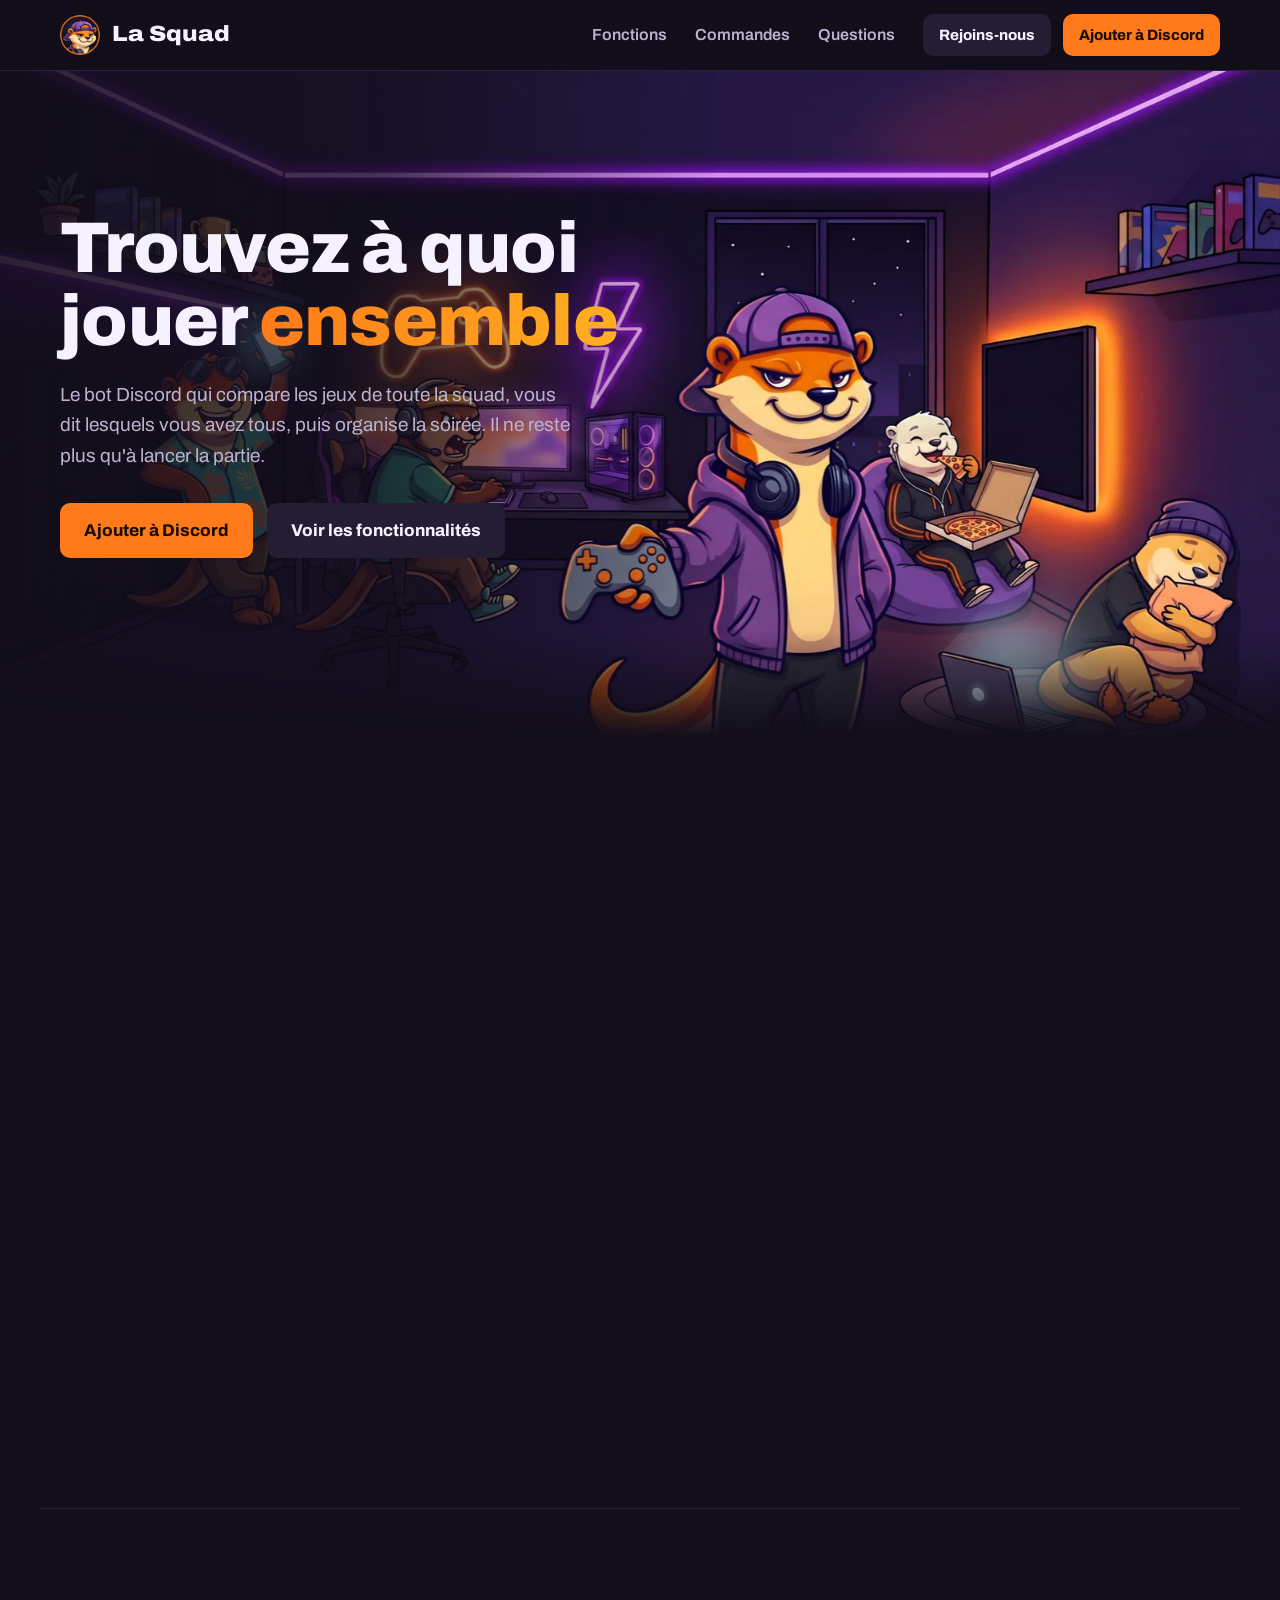
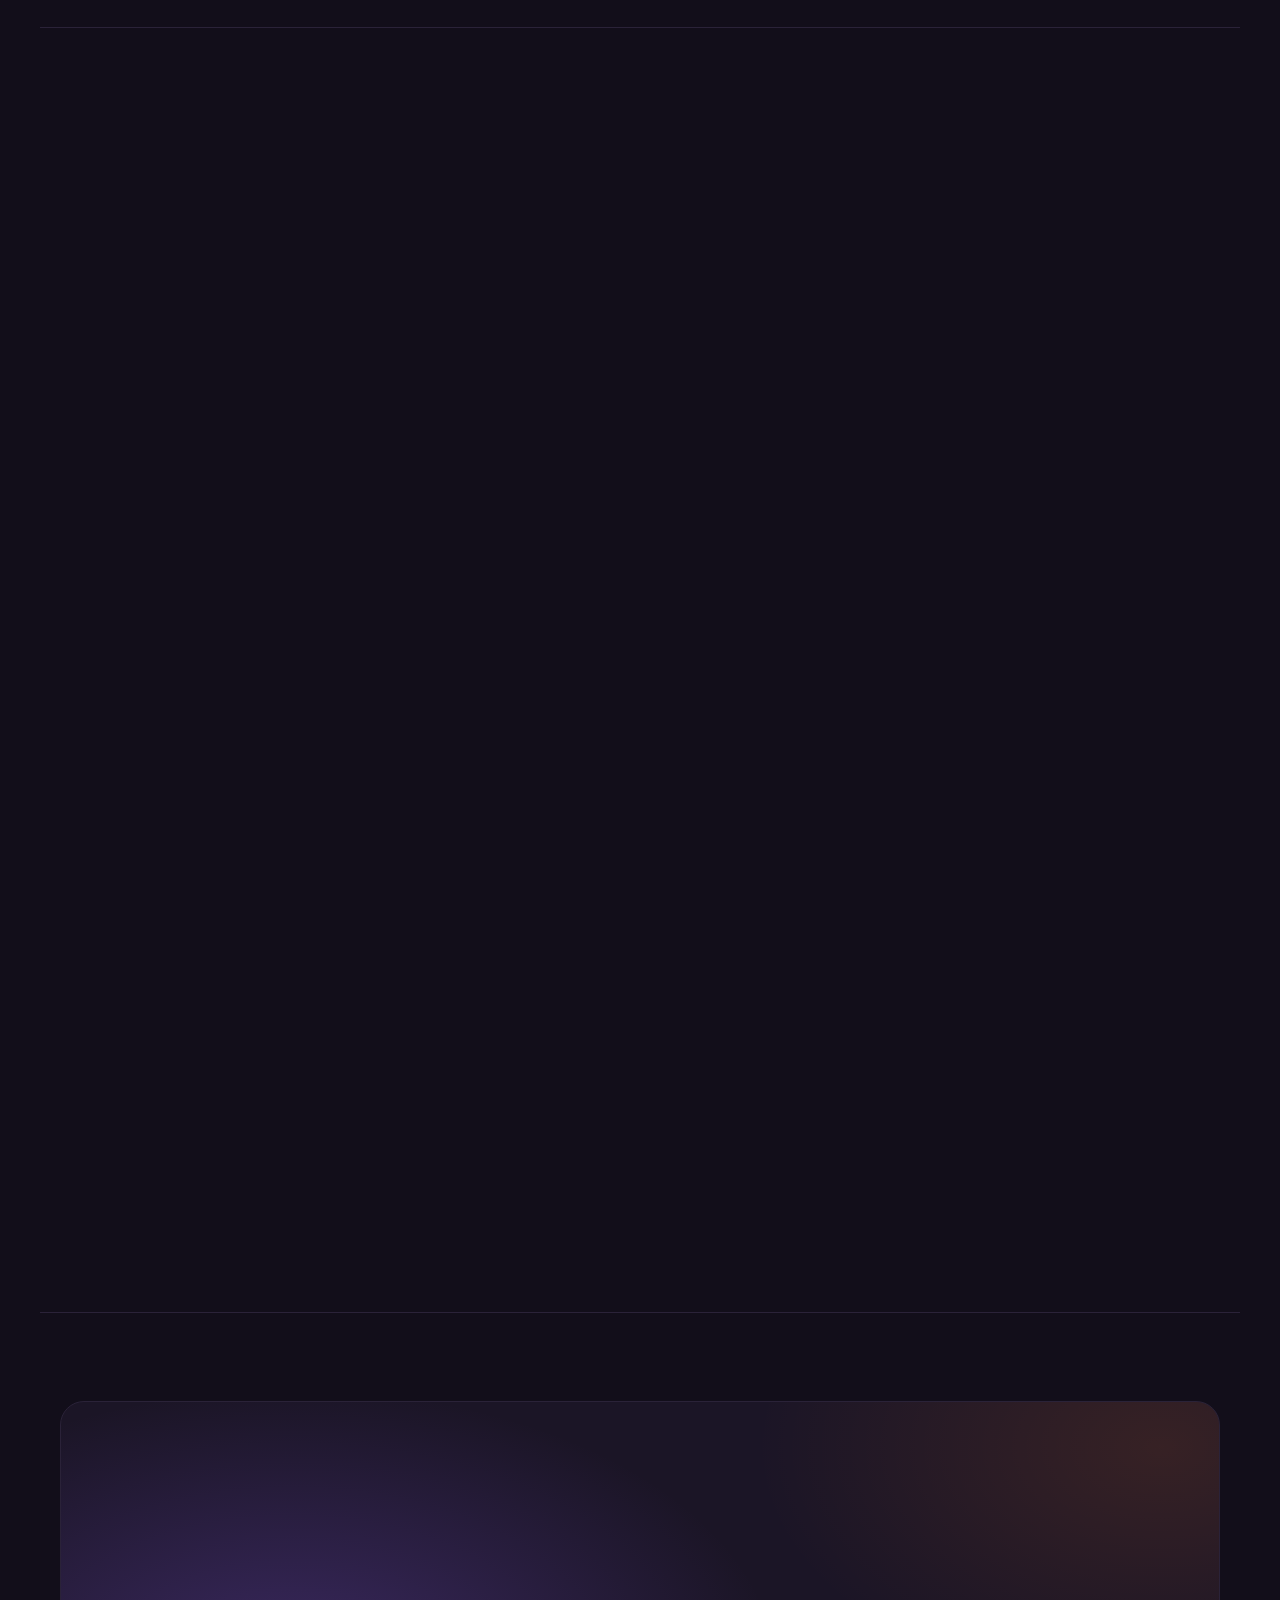
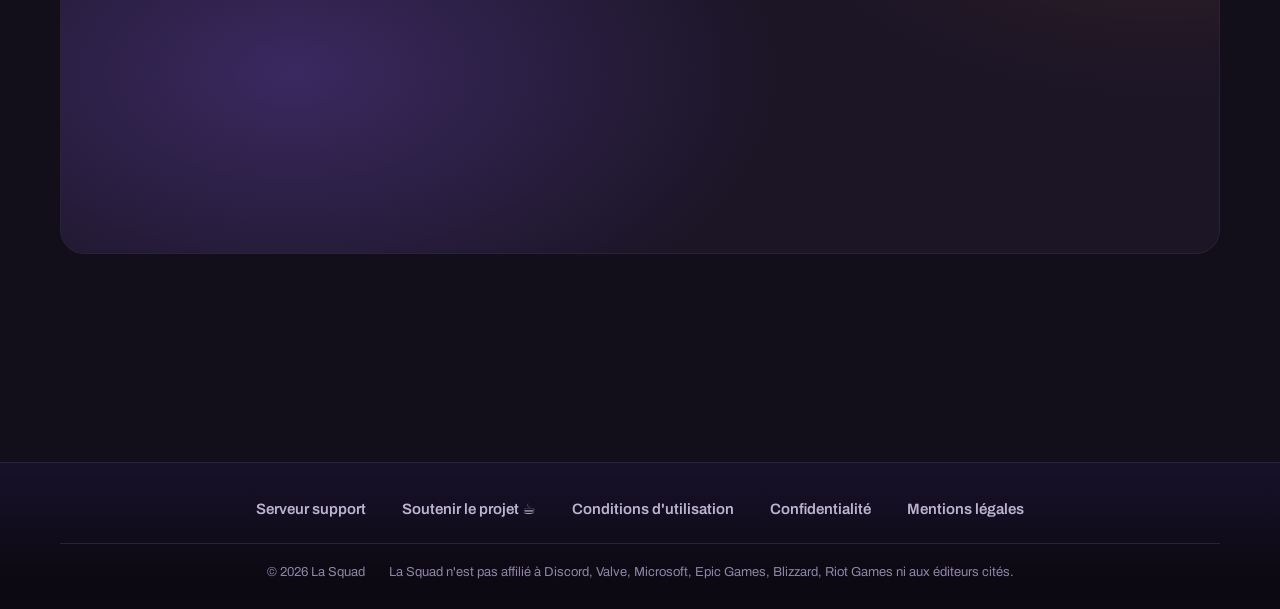
<file: index.html>
<!doctype html>
<html lang="fr">
<head>
  <meta charset="utf-8">
  <meta name="viewport" content="width=device-width, initial-scale=1">
  <title>La Squad · Trouvez à quoi jouer ensemble</title>
  <meta name="description" content="La Squad est un bot Discord en français : il compare les jeux Steam, Game Pass, Epic et Battle.net de tout le salon vocal, organise vos soirées (réponses en un clic, rappels) et prévient la squad des promos.">
  <meta property="og:title" content="La Squad · Trouvez à quoi jouer ensemble">
  <meta property="og:description" content="Le bot Discord qui compare les jeux de toute la squad, puis organise la soirée.">
  <meta property="og:type" content="website">
  <meta property="og:image" content="https://lasquadbot.eu/og-image.png?v=2">
  <meta property="og:image:width" content="1200">
  <meta property="og:image:height" content="630">
  <meta name="twitter:card" content="summary_large_image">

  <meta http-equiv="Content-Security-Policy" content="default-src 'none'; script-src 'self'; style-src 'self'; img-src 'self' data:; font-src 'self'; base-uri 'none'; form-action 'none'">
  <meta name="referrer" content="strict-origin-when-cross-origin">
  <meta name="theme-color" content="#120e1a">
  <link rel="icon" href="favicon.ico" sizes="any">
  <link rel="icon" href="favicon-32.png" type="image/png" sizes="32x32">
  <link rel="apple-touch-icon" href="apple-touch-icon.png">
  <link rel="preload" href="polices/archivo.woff2" as="font" type="font/woff2" crossorigin>
  <link rel="preload" href="loutre/accueil-1600.webp" as="image" imagesrcset="loutre/accueil-1000.webp 1000w, loutre/accueil-1600.webp 1600w, loutre/accueil-2400.webp 2400w, loutre/accueil-2752.webp 2752w" imagesizes="100vw">
  <link rel="stylesheet" href="style.css?v=23">
  <script src="anim.js?v=3"></script>
</head>
<body>

  <header class="top">
    <div class="wrap">
      <a class="logo" href="index.html"><img src="logo-96.png" alt="" width="40" height="40">La Squad</a>
      <nav>
        <a class="hide-mobile" href="#fonctions">Fonctions</a>
        <a class="hide-mobile" href="#commandes">Commandes</a>
        <a class="hide-mobile" href="#questions">Questions</a>
        <a class="btn small ghost join" href="https://discord.gg/kfkbDfQN4k" target="_blank" rel="noopener">Rejoins-nous</a>
        <!-- Remplace l'identifiant si tu changes d'application Discord -->
        <a class="btn small" href="https://discord.com/oauth2/authorize?client_id=1562905950069727302&amp;scope=bot+applications.commands&amp;permissions=19456">Ajouter à Discord</a>
      </nav>
    </div>
  </header>

  <main>
    <section class="hero">
      <img class="hero-bg" src="loutre/accueil-1600.webp" srcset="loutre/accueil-1000.webp 1000w, loutre/accueil-1600.webp 1600w, loutre/accueil-2400.webp 2400w, loutre/accueil-2752.webp 2752w" sizes="100vw" width="1600" height="893" fetchpriority="high" alt="La squad de loutres en pleine soirée jeux : la mascotte tend une manette pour t'inviter à jouer">
      <div class="wrap">
        <div class="hero-txt">
          <h1 class="load">Trouvez à quoi jouer <span class="hl">ensemble</span></h1>
          <p class="load d1">Le bot Discord qui compare les jeux de toute la squad, vous dit lesquels vous avez tous, puis organise la soirée. Il ne reste plus qu'à lancer la partie.</p>
          <div class="actions load d2">
            <a class="btn" href="https://discord.com/oauth2/authorize?client_id=1562905950069727302&amp;scope=bot+applications.commands&amp;permissions=19456">Ajouter à Discord</a>
            <a class="btn ghost" href="#fonctions">Voir les fonctionnalités</a>
          </div>
        </div>
      </div>
    </section>

    <section class="phares">
      <div class="wrap">
        <h2 class="h2 reveal">Les commandes phares</h2>
        <div class="phares-grid">
          <a class="phare star reveal-l" href="#soiree">
            <span class="une">À la une</span>
            <span class="kick"><img class="e" src="emojis/cal.png?v=2" alt="">/soiree</span>
            <h3>Organise la soirée, le bot prévient tout le monde</h3>
            <ul class="checks">
              <li><img class="e" src="emojis/check.png?v=2" alt=""><span>Tes potes reçoivent l'invitation en message privé et répondent en un clic</span></li>
              <li><img class="e" src="emojis/check.png?v=2" alt=""><span>Chacun a son rappel avant le début : 30 min, ou quand il veut</span></li>
              <li><img class="e" src="emojis/check.png?v=2" alt=""><span>L'annonce tombe dans le salon quand ça commence, et tout le monde est prévenu si c'est annulé</span></li>
            </ul>
            <div class="notifs" aria-label="Exemple : les messages privés envoyés par La Squad">
              <div class="notif"><img class="ava" src="logo-96.png" alt=""><div><div class="n-top"><b>La Squad</b><span class="app">APP</span><span class="m">samedi 14:02</span></div><div><img class="e" src="emojis/cal.png?v=2" alt=""> <b>Inès</b> t'invite à une soirée : <b>Valheim</b>, samedi 21 h</div><div class="dbtn"><span><img class="e" src="emojis/check.png?v=2" alt=""> Je viens</span><span><img class="e" src="emojis/maybe.png?v=2" alt=""> Peut-être</span></div></div></div>
              <div class="notif"><img class="ava" src="logo-96.png" alt=""><div><div class="n-top"><b>La Squad</b><span class="app">APP</span><span class="m">samedi 20:30</span></div><div><img class="e" src="emojis/bell.png?v=2" alt=""> Rappel : <b>Valheim</b> commence dans 30 min avec Inès, Théo et Lucas</div></div></div>
            </div>
          </a>
          <div class="phares-side">
            <a class="phare reveal-r" href="#fonctions"><span class="kick"><img class="e" src="emojis/pad.png?v=2" alt="">/nosjeux</span><p>Les jeux que tout le salon vocal possède (ou les potes de ton choix), avec assez de places pour tout le monde.</p><span class="go">Voir →</span></a>
            <a class="phare reveal-r" href="#profil"><span class="kick"><img class="e" src="emojis/target.png?v=2" alt="">/profil</span><p>La carte de chaque joueur : ce qu'il joue, ses comptes, vos jeux en commun.</p><span class="go">Voir →</span></a>
            <a class="phare reveal-r" href="#promos"><span class="kick"><img class="e" src="emojis/gift.png?v=2" alt="">Jeux offerts</span><p>Les jeux offerts et les promos qui vous concernent, chaque jeudi dans ton salon.</p><span class="go">Voir →</span></a>
          </div>
        </div>
      </div>
    </section>

    <section class="block steps-block">
      <div class="wrap">
        <div>
          <h2 class="h2 reveal">Prêt en 3 étapes</h2>
          <ol class="steps">
            <li class="reveal"><h3>Ajoute le bot</h3><p>«&nbsp;Ajouter à Discord&nbsp;», puis choisis ton serveur.</p></li>
            <li class="reveal"><h3>Relie ton Steam</h3><p>Chacun tape <code>/profil</code> et se connecte avec Steam.</p></li>
            <li class="reveal"><h3>Rejoignez le vocal</h3><p>Tapez <code>/nosjeux</code> et choisissez.</p></li>
          </ol>
        </div>
        <img class="steps-otter reveal-l" src="loutre/coucou.webp" alt="" width="340" height="490" loading="lazy">
      </div>
    </section>

    <section class="feat rev squad" id="squad">
      <div class="wrap">
        <div class="txt reveal">
          <span class="kick"><img class="e" src="emojis/people.png?v=2" alt="">Le principe</span>
          <h2>Ta squad, c'est ton vocal</h2>
          <p>Pas de groupe à créer ni de liste à tenir à jour. Quand tu tapes <code>/nosjeux</code>, La Squad regarde qui est avec toi dans le salon vocal : c'est ta squad du soir.</p>
          <ul class="checks">
            <li><img class="e" src="emojis/check.png?v=2" alt=""><span>Chacun relie ses comptes une seule fois avec <code>/profil</code></span></li>
            <li><img class="e" src="emojis/check.png?v=2" alt=""><span>À 3 ce soir, à 6 samedi : le bot ne garde que les jeux avec assez de places pour tout le monde</span></li>
            <li><img class="e" src="emojis/check.png?v=2" alt=""><span>Les jeux qui manquent à un ou deux d'entre vous sont repérés, et le salon est prévenu quand ils sont en promo</span></li>
          </ul>
        </div>
        <div class="visual reveal-l">
<figure class="shot vocal" aria-label="Exemple : quatre potes dans un salon vocal, puis /nosjeux">
<div class="vc-head"><span class="spk"></span>Soirée jeux<span class="m">4 dans le vocal</span></div>
<ul class="vc-list">
<li><span class="ava a1 talk"></span><b>Théo</b><span class="tags">Steam · Game Pass</span></li>
<li><span class="ava a2"></span><b>Inès</b><span class="tags">Steam</span></li>
<li><span class="ava a3"></span><b>Lucas</b><span class="tags">Steam · Epic</span></li>
<li><span class="ava a4"></span><b>Sarah</b><span class="tags">Steam · Battle.net</span></li>
</ul>
<div class="vc-arrow"><span class="slash">/nosjeux</span></div>
<div class="vc-result"><img class="e" src="emojis/pad.png?v=2" alt=""><span><b>7 jeux</b> que vous avez tous les quatre</span></div>
</figure>
          <img class="mascot right" src="loutre/pouf.webp" alt="" width="360" height="403" loading="lazy">
        </div>
      </div>
    </section>

    <div id="fonctions">
    <section class="feat">
      <div class="wrap">
        <div class="txt reveal">
          <span class="kick"><img class="e" src="emojis/pad.png?v=2" alt="">/nosjeux</span>
          <h2>Les jeux que vous avez tous</h2>
          <p>Dans le vocal, tape <code>/nosjeux</code>. Le bot compare les bibliothèques de tout le monde et ne garde que les jeux multijoueurs avec assez de places pour la squad.</p>
          <ul class="checks">
            <li><img class="e" src="emojis/check.png?v=2" alt=""><span>Les jeux que vous jouez le plus passent en premier</span></li>
            <li><img class="e" src="emojis/check.png?v=2" alt=""><span>Des filtres : coop, PvP, gratuits…</span></li>
            <li><img class="e" src="emojis/check.png?v=2" alt=""><span>Un tirage au sort quand personne ne se décide</span></li>
          </ul>
        </div>
        <div class="visual reveal-r">
<figure class="shot pic"><img src="captures/nosjeux.webp" alt="Réponse de La Squad à /nosjeux : Stardew Valley, un des 71 jeux en commun" width="955" height="1104" loading="lazy"></figure>
          <img class="mascot left" src="loutre/manette.webp" alt="" width="320" height="476" loading="lazy">
        </div>
      </div>
    </section>

    <section class="feat rev" id="soiree">
      <div class="wrap">
        <div class="txt reveal">
          <span class="kick"><img class="e" src="emojis/cal.png?v=2" alt="">/soiree</span>
          <h2>Une soirée organisée en un message</h2>
          <p>Un jeu, une heure, le nombre de places. Chacun répond en un clic et le bot s'occupe du reste.</p>
          <ul class="checks">
            <li><img class="e" src="emojis/check.png?v=2" alt=""><span>Les potes absents sont invités en message privé</span></li>
            <li><img class="e" src="emojis/check.png?v=2" alt=""><span>Un rappel avant le début</span></li>
            <li><img class="e" src="emojis/check.png?v=2" alt=""><span>Elle peut revenir chaque semaine</span></li>
          </ul>
        </div>
        <div class="visual reveal-l">
<figure class="shot pic"><img src="captures/soiree.webp" alt="Carte d'une soirée 7 Days to Die avec les boutons Je viens, Peut-être, Pas dispo" width="955" height="1065" loading="lazy"><img src="captures/rappel.webp" alt="Rappel en message privé : c'est dans 1 h !" width="786" height="365" loading="lazy"></figure>
          <img class="mascot right" src="loutre/megaphone.webp?v=2" alt="" width="350" height="459" loading="lazy">
        </div>
      </div>
    </section>

    <section class="feat" id="profil">
      <div class="wrap">
        <div class="txt reveal">
          <span class="kick"><img class="e" src="emojis/target.png?v=2" alt="">/profil</span>
          <h2>La carte de chaque joueur</h2>
          <p>À quoi joue un pote en ce moment, ses genres préférés, sa prochaine soirée et vos jeux en commun.</p>
          <ul class="checks">
            <li><img class="e" src="emojis/check.png?v=2" alt=""><span>Steam, Game Pass, Epic, Battle.net, Riot</span></li>
            <li><img class="e" src="emojis/check.png?v=2" alt=""><span>Les jeux prêtés par ta famille Steam comptent</span></li>
            <li><img class="e" src="emojis/check.png?v=2" alt=""><span>Tu choisis ce que les autres voient</span></li>
          </ul>
        </div>
        <div class="visual reveal-r">
<figure class="shot pic"><img src="captures/profil.webp" alt="Carte /profil : comptes, prochaine soirée, meilleur duo et jeux joués" width="955" height="1098" loading="lazy"></figure>
          <img class="mascot left" src="loutre/telephone.webp" alt="" width="400" height="463" loading="lazy">
        </div>
      </div>
    </section>

    <section class="feat rev" id="promos">
      <div class="wrap">
        <div class="txt reveal">
          <span class="kick"><img class="e" src="emojis/gift.png?v=2" alt="">Promos et jeux offerts</span>
          <h2>Les bons plans qui comptent pour vous</h2>
          <p>Quand un jeu qui manque à une partie de la squad baisse, le salon est prévenu. Et toi en message privé pour ta liste de souhaits Steam.</p>
          <ul class="checks">
            <li><img class="e" src="emojis/check.png?v=2" alt=""><span>Les jeux offerts sur Epic, Steam, GOG… chaque jeudi</span></li>
            <li><img class="e" src="emojis/check.png?v=2" alt=""><span>Les admins choisissent le salon</span></li>
            <li><img class="e" src="emojis/check.png?v=2" alt=""><span>Seulement les jeux qui vous concernent</span></li>
          </ul>
        </div>
        <div class="visual reveal-l">
<figure class="shot pic"><img src="captures/promo.webp" alt="Alerte promo : Satisfactory à −50 %" width="797" height="412" loading="lazy"><img src="captures/offerts.webp" alt="Jeux offerts : Knightica gratuit sur Epic" width="830" height="444" loading="lazy"></figure>
          <img class="mascot right" src="loutre/clin.webp" alt="" width="300" height="367" loading="lazy">
        </div>
      </div>
    </section>
    </div>

    <section class="block">
      <div class="wrap">
        <div class="sec-head peek reveal"><h2 class="h2">Et aussi</h2><img class="flip" src="loutre/pizza.webp" alt="" width="240" height="235" loading="lazy"></div>
        <div class="minis">
          <div class="mini reveal"><img class="e" src="emojis/search.png?v=2" alt=""><code>/jeu</code><p>La fiche d'un jeu : description, prix, avis Steam et qui l'a déjà.</p></div>
          <div class="mini reveal"><img class="e" src="emojis/trophy.png?v=2" alt=""><code>/recap</code><p>Le récap du mois : soirées, jeux joués et MVP de la squad.</p></div>
          <div class="mini reveal"><img class="e" src="emojis/fire.png?v=2" alt=""><code>/nouveautes</code><p>Les nouveautés, tendances et sorties Steam du moment.</p></div>
          <div class="mini reveal"><img class="e" src="emojis/cal.png?v=2" alt=""><code>/messoirees</code><p>Tes soirées à venir, sur tous tes serveurs.</p></div>
        </div>
      </div>
    </section>


    <section class="block" id="commandes">
      <div class="wrap">
        <h2 class="h2 reveal">Les commandes</h2>
        <dl class="commands reveal">
            <div class="cmd"><dt><code>/nosjeux</code></dt><dd>Les jeux multijoueurs que tout le salon vocal possède (ou les potes de ton choix), un à la fois ou en liste, avec des filtres et un tirage au sort.</dd></div>
            <div class="cmd"><dt><code>/hasard</code></dt><dd>Un jeu tiré au sort parmi ceux que tout ton salon vocal possède, et une soirée organisée en un clic.</dd></div>
            <div class="cmd"><dt><code>/soiree</code></dt><dd>Organise une soirée sur un jeu : réponses en un clic, invitations en privé, rappel avant le début.</dd></div>
            <div class="cmd"><dt><code>/messoirees</code></dt><dd>Tes soirées à venir sur tous tes serveurs.</dd></div>
            <div class="cmd"><dt><code>/jeu</code></dt><dd>La fiche d'un jeu et qui l'a dans ta squad.</dd></div>
            <div class="cmd"><dt><code>/profil</code></dt><dd>Ta carte de joueur, tes comptes et tes réglages, ou la carte d'un pote.</dd></div>
            <div class="cmd"><dt><code>/nouveautes</code></dt><dd>Les nouveautés, tendances et jeux offerts du moment.</dd></div>
            <div class="cmd"><dt><code>/recap</code></dt><dd>Le récap du mois de la squad, publié tout seul chaque 1er du mois.</dd></div>
            <div class="cmd"><dt><code>/aide</code></dt><dd>Le mode d'emploi, par thème.</dd></div>
            <div class="cmd"><dt><code>/mesdonnees</code></dt><dd>Efface toutes tes données, tout de suite.</dd></div>
            <div class="cmd"><dt><code>/reglages</code></dt><dd>Pour les admins : alertes promo, récap du mois, soirées et accès.</dd></div>
        </dl>
      </div>
    </section>

    <section class="block" id="questions">
      <div class="wrap faq-wrap">
        <div class="faq-side reveal-l">
          <h2 class="h2">Questions</h2>
          <p>Les réponses aux questions qu'on nous pose le plus.</p>
          <div class="faq-otter">
            <span class="qm q1" aria-hidden="true">?</span><span class="qm q2" aria-hidden="true">?</span><span class="qm q3" aria-hidden="true">?</span><span class="qm q4" aria-hidden="true">?</span>
            <img src="loutre/surpris.webp" alt="" width="320" height="460" loading="lazy">
          </div>
        </div>
        <div class="faq reveal-r">
            <details><summary>Le bot a-t-il accès à mon compte Steam&nbsp;?</summary><p>Non. Tu te connectes sur la page officielle de Steam, qui confirme seulement que le compte est à toi. Le bot lit ensuite tes informations publiques (pseudo et liste de jeux) et ne voit jamais ton mot de passe.</p></details>
            <details><summary>Le bot ne voit aucun de mes jeux, pourquoi&nbsp;?</summary><p>Tes détails de jeux sont sûrement privés. Sur Steam&nbsp;: ton profil, Modifier le profil, Paramètres de confidentialité, puis «&nbsp;Détails des jeux&nbsp;: Public&nbsp;». Le bot relit ta bibliothèque tout seul dans les 12 h.</p></details>
            <details><summary>Le bot écoute-t-il le salon vocal&nbsp;?</summary><p>Non. Il regarde seulement qui est connecté au salon quand tu tapes une commande. Il n'écoute rien et ne lit pas vos messages.</p></details>
            <details><summary>Game Pass et Steam, ça marche ensemble&nbsp;?</summary><p>Seulement si le jeu propose le crossplay entre Steam et Xbox. Vérifie sur la page du jeu.</p></details>
            <details><summary>Comment supprimer mes données&nbsp;?</summary><p>Tape <code>/mesdonnees</code>&nbsp;: tout est effacé tout de suite. Voir aussi la <a href="confidentialite.html">politique de confidentialité</a>.</p></details>
        </div>
      </div>
    </section>

    <section class="block cta">
      <div class="wrap">
        <div class="cta-box">
          <img class="cta-otter reveal-l" src="loutre/canape.webp" alt="" width="760" height="742" loading="lazy">
          <div class="cta-txt reveal-r">
            <h2 class="h2">Ta squad t'attend</h2>
            <p>Ajoute La Squad à ton serveur et lancez la partie ce soir.</p>
            <div class="cta-btns">
              <a class="btn" href="https://discord.com/oauth2/authorize?client_id=1562905950069727302&amp;scope=bot+applications.commands&amp;permissions=19456">Ajouter à Discord</a>
              <a class="btn ghost" href="https://discord.gg/kfkbDfQN4k" target="_blank" rel="noopener">Rejoindre le serveur support</a>
            </div>
          </div>
        </div>
      </div>
    </section>

  </main>

  <footer>
    <img class="foot-otter" src="loutre/allongee.webp" alt="" width="460" height="344" loading="lazy">
    <div class="wrap">
      <nav class="foot-links" aria-label="Informations">
        <a href="https://discord.gg/kfkbDfQN4k" target="_blank" rel="noopener">Serveur support</a>
        <a href="https://ko-fi.com/botlasquad" target="_blank" rel="noopener">Soutenir le projet ☕</a>
        <a href="cgu.html">Conditions d'utilisation</a>
        <a href="confidentialite.html">Confidentialité</a>
        <a href="cgu.html#mentions-legales">Mentions légales</a>
      </nav>
      <div class="foot-bottom">
        <span>© 2026 La Squad</span>
        <span>La Squad n'est pas affilié à Discord, Valve, Microsoft, Epic Games, Blizzard, Riot Games ni aux éditeurs cités.</span>
      </div>
    </div>
  </footer>
</body>
</html>
</file>
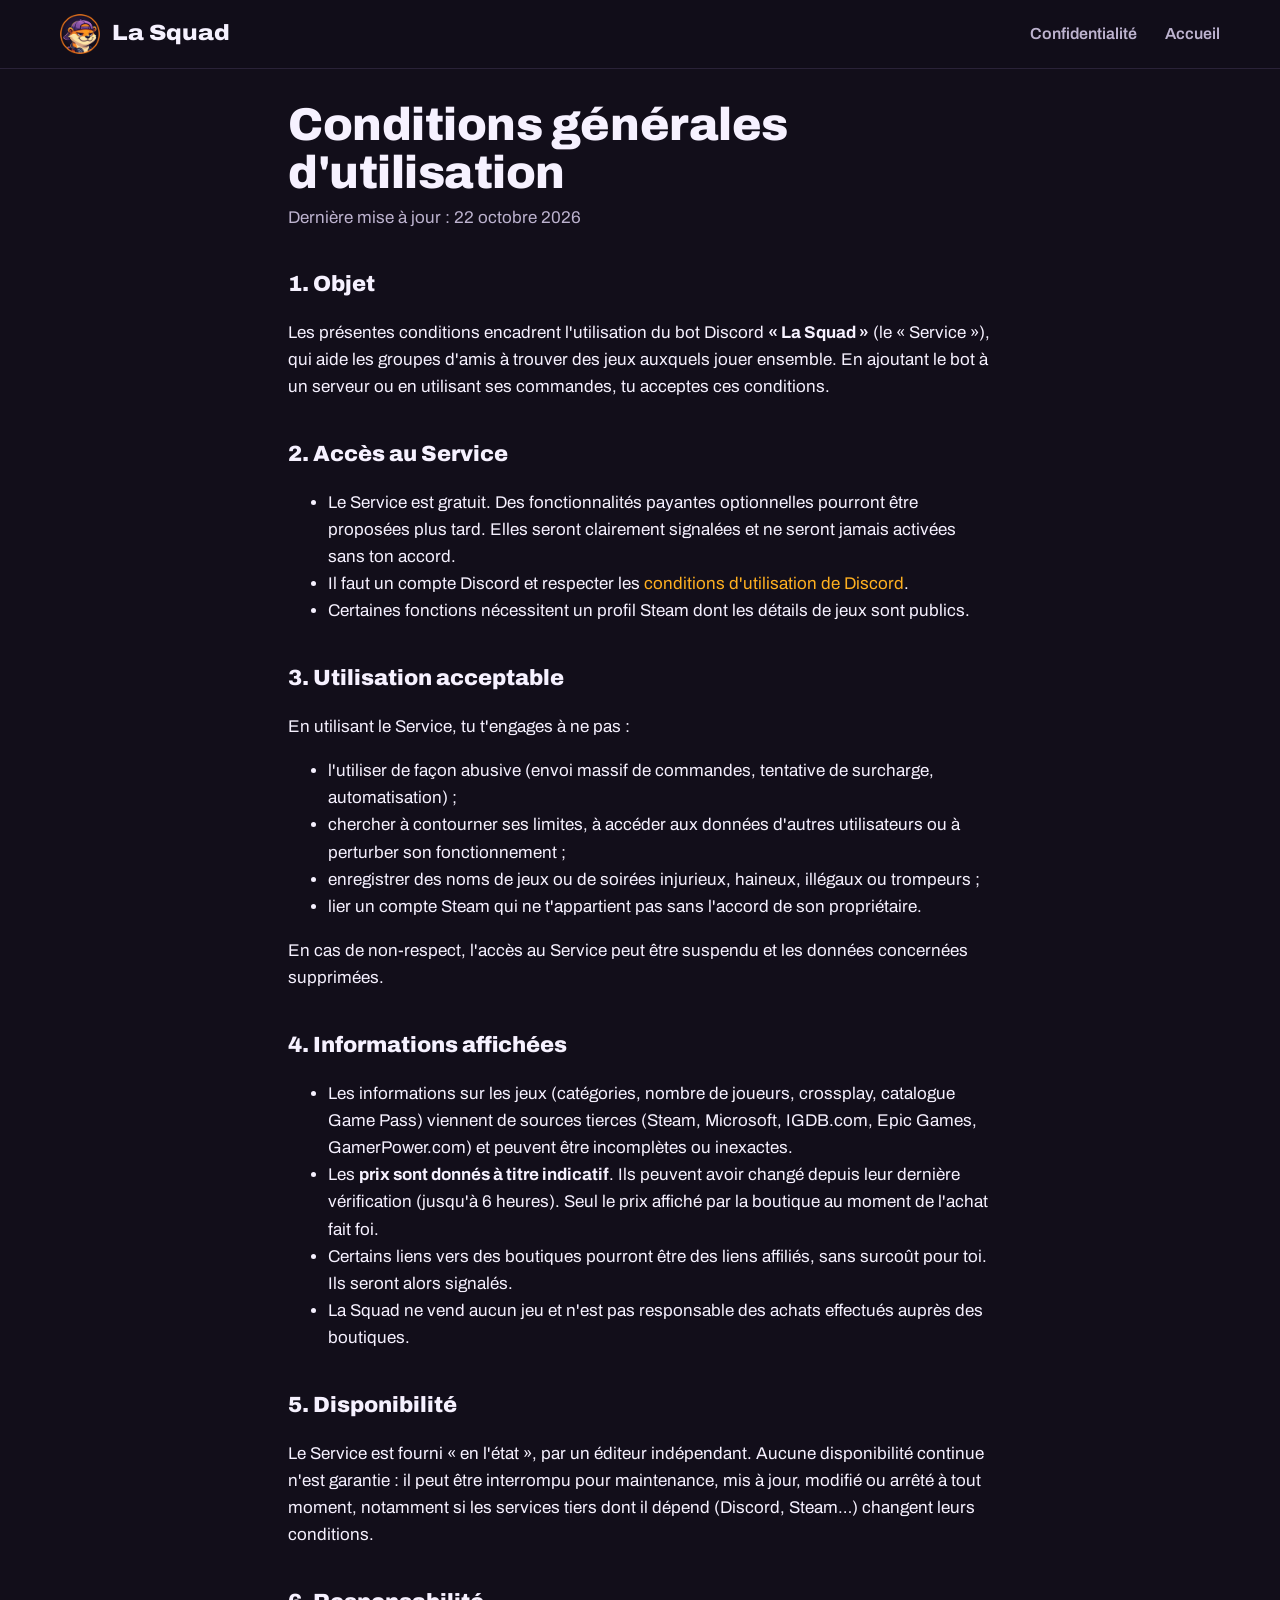
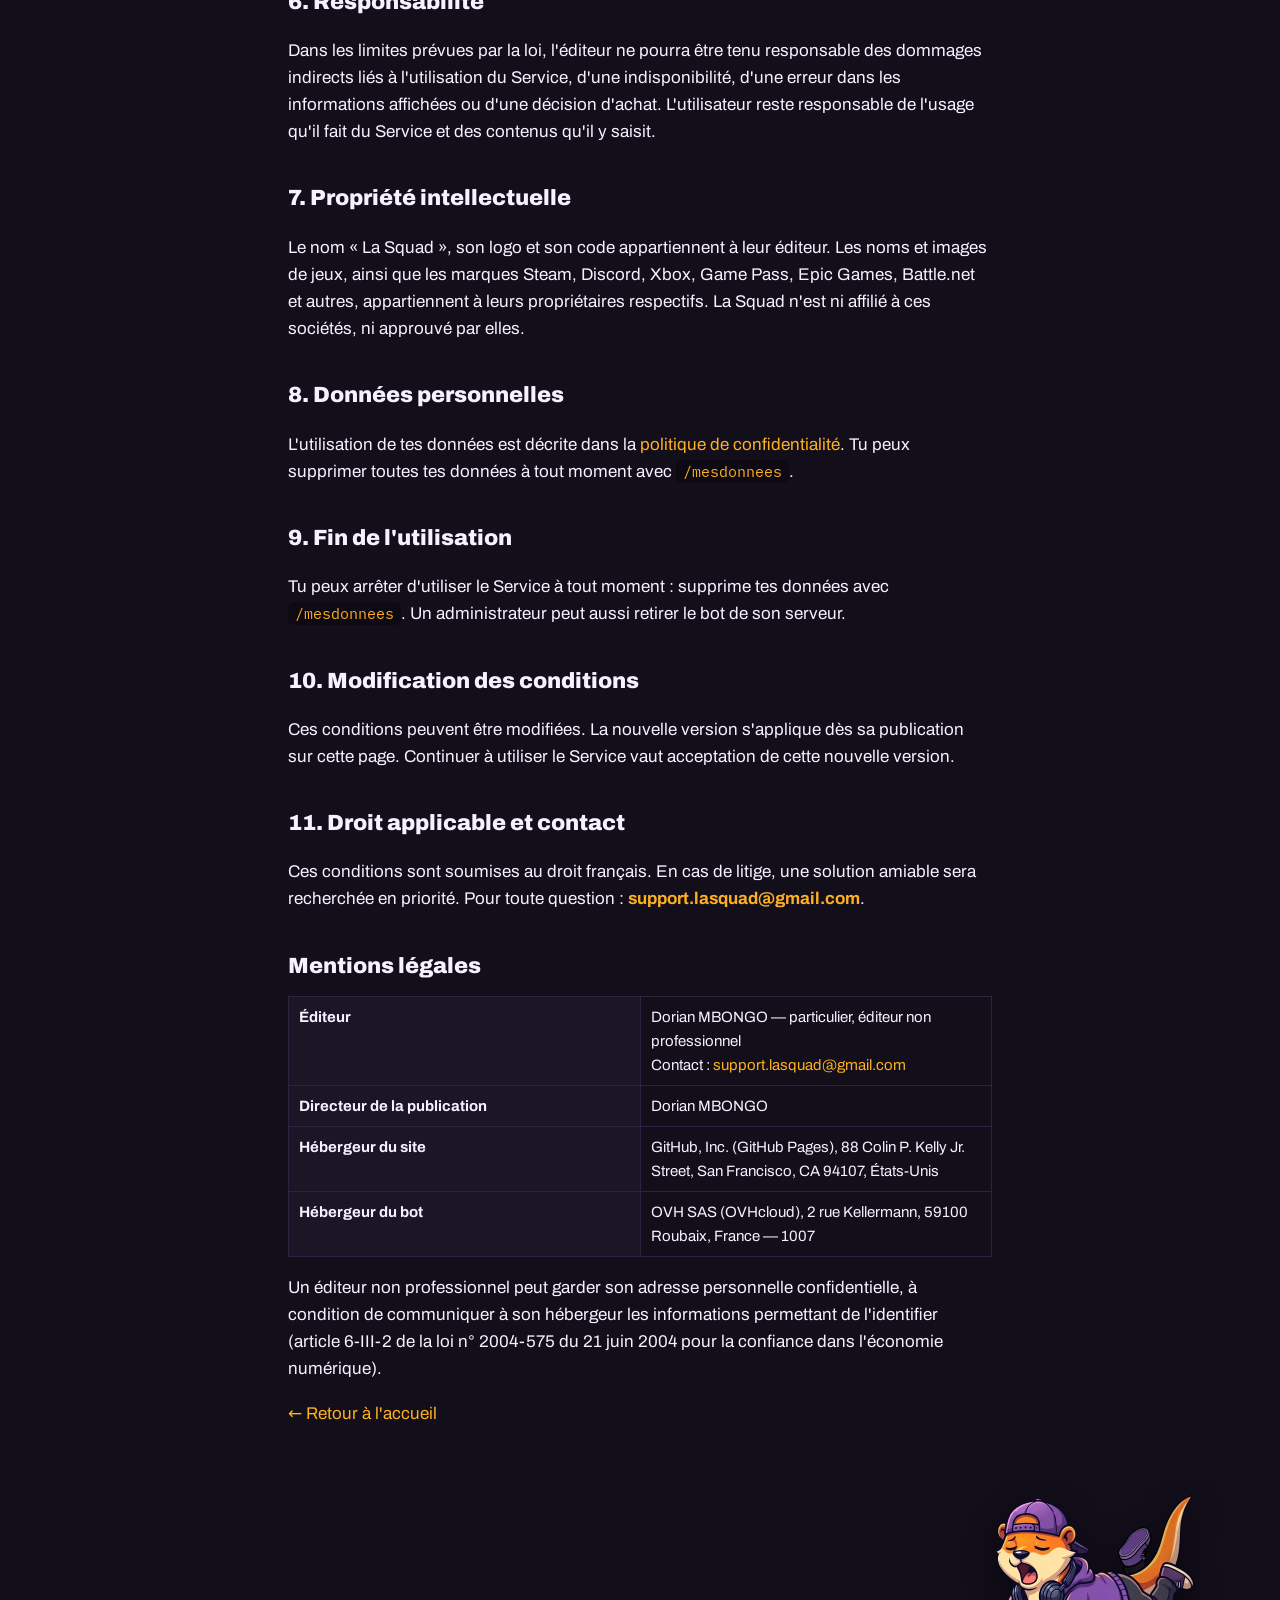
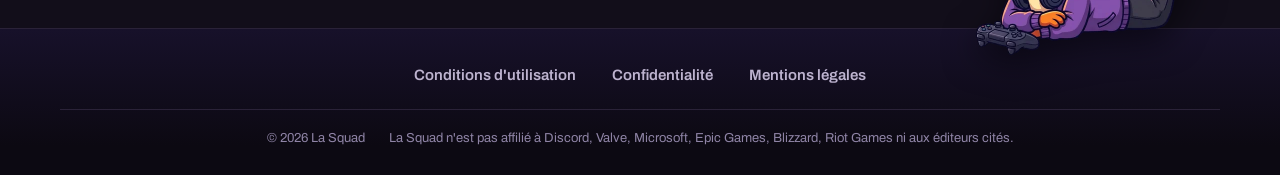
<file: cgu.html>
<!doctype html>
<html lang="fr">
<head>
  <meta charset="utf-8">
  <meta name="viewport" content="width=device-width, initial-scale=1">
  <title>Conditions d'utilisation · La Squad</title>
  <meta name="description" content="Conditions générales d'utilisation et mentions légales du bot Discord La Squad.">
  <meta http-equiv="Content-Security-Policy" content="default-src 'none'; style-src 'self'; img-src 'self' data:; font-src 'self'; base-uri 'none'; form-action 'none'">
  <meta name="referrer" content="strict-origin-when-cross-origin">
  <meta name="theme-color" content="#120e1a">
  <link rel="icon" href="favicon.ico" sizes="any">
  <link rel="icon" href="favicon-32.png" type="image/png" sizes="32x32">
  <link rel="apple-touch-icon" href="apple-touch-icon.png">
  <link rel="stylesheet" href="style.css?v=23">
</head>
<body>
  <header class="top">
    <div class="wrap">
      <a class="logo" href="index.html"><img src="logo-96.png" alt="" width="40" height="40">La Squad</a>
      <nav><a href="confidentialite.html">Confidentialité</a><a href="index.html">Accueil</a></nav>
    </div>
  </header>

  <main class="legal">
    <h1>Conditions générales d'utilisation</h1>
    <p class="updated">Dernière mise à jour : 22 octobre 2026</p>

    <h2>1. Objet</h2>
    <p>
      Les présentes conditions encadrent l'utilisation du bot Discord <strong>« La Squad »</strong>
      (le « Service »), qui aide les groupes d'amis à trouver des jeux auxquels jouer ensemble. En
      ajoutant le bot à un serveur ou en utilisant ses commandes, tu acceptes ces conditions.
    </p>

    <h2>2. Accès au Service</h2>
    <ul>
      <li>Le Service est gratuit. Des fonctionnalités payantes optionnelles pourront être proposées plus tard. Elles seront clairement signalées et ne seront jamais activées sans ton accord.</li>
      <li>Il faut un compte Discord et respecter les <a rel="noopener noreferrer" href="https://discord.com/terms">conditions d'utilisation de Discord</a>.</li>
      <li>Certaines fonctions nécessitent un profil Steam dont les détails de jeux sont publics.</li>
    </ul>

    <h2>3. Utilisation acceptable</h2>
    <p>En utilisant le Service, tu t'engages à ne pas :</p>
    <ul>
      <li>l'utiliser de façon abusive (envoi massif de commandes, tentative de surcharge, automatisation) ;</li>
      <li>chercher à contourner ses limites, à accéder aux données d'autres utilisateurs ou à perturber son fonctionnement ;</li>
      <li>enregistrer des noms de jeux ou de soirées injurieux, haineux, illégaux ou trompeurs ;</li>
      <li>lier un compte Steam qui ne t'appartient pas sans l'accord de son propriétaire.</li>
    </ul>
    <p>En cas de non-respect, l'accès au Service peut être suspendu et les données concernées supprimées.</p>

    <h2>4. Informations affichées</h2>
    <ul>
      <li>Les informations sur les jeux (catégories, nombre de joueurs, crossplay, catalogue Game Pass) viennent de sources tierces (Steam, Microsoft, IGDB.com, Epic Games, GamerPower.com) et peuvent être incomplètes ou inexactes.</li>
      <li>Les <strong>prix sont donnés à titre indicatif</strong>. Ils peuvent avoir changé depuis leur dernière vérification (jusqu'à 6 heures). Seul le prix affiché par la boutique au moment de l'achat fait foi.</li>
      <li>Certains liens vers des boutiques pourront être des liens affiliés, sans surcoût pour toi. Ils seront alors signalés.</li>
      <li>La Squad ne vend aucun jeu et n'est pas responsable des achats effectués auprès des boutiques.</li>
    </ul>

    <h2>5. Disponibilité</h2>
    <p>
      Le Service est fourni « en l'état », par un éditeur indépendant. Aucune disponibilité continue
      n'est garantie : il peut être interrompu pour maintenance, mis à jour, modifié ou arrêté à tout
      moment, notamment si les services tiers dont il dépend (Discord, Steam…) changent leurs conditions.
    </p>

    <h2>6. Responsabilité</h2>
    <p>
      Dans les limites prévues par la loi, l'éditeur ne pourra être tenu responsable des dommages
      indirects liés à l'utilisation du Service, d'une indisponibilité, d'une erreur dans les
      informations affichées ou d'une décision d'achat. L'utilisateur reste responsable de l'usage
      qu'il fait du Service et des contenus qu'il y saisit.
    </p>

    <h2>7. Propriété intellectuelle</h2>
    <p>
      Le nom « La Squad », son logo et son code appartiennent à leur éditeur. Les noms et images de jeux,
      ainsi que les marques Steam, Discord, Xbox, Game Pass, Epic Games, Battle.net et autres, appartiennent
      à leurs propriétaires respectifs. La Squad n'est ni affilié à ces sociétés, ni approuvé par elles.
    </p>

    <h2>8. Données personnelles</h2>
    <p>
      L'utilisation de tes données est décrite dans la
      <a href="confidentialite.html">politique de confidentialité</a>. Tu peux supprimer toutes tes données
      à tout moment avec <code>/mesdonnees</code>.
    </p>

    <h2>9. Fin de l'utilisation</h2>
    <p>
      Tu peux arrêter d'utiliser le Service à tout moment : supprime tes données avec
      <code>/mesdonnees</code>. Un administrateur peut aussi retirer le bot de son serveur.
    </p>

    <h2>10. Modification des conditions</h2>
    <p>
      Ces conditions peuvent être modifiées. La nouvelle version s'applique dès sa publication sur cette
      page. Continuer à utiliser le Service vaut acceptation de cette nouvelle version.
    </p>

    <h2>11. Droit applicable et contact</h2>
    <p>
      Ces conditions sont soumises au droit français. En cas de litige, une solution amiable sera
      recherchée en priorité. Pour toute question : <strong><a href="mailto:support.lasquad@gmail.com">support.lasquad@gmail.com</a></strong>.
    </p>

    <h2 id="mentions-legales">Mentions légales</h2>
    <table>
      <tr><th>Éditeur</th><td>Dorian MBONGO — particulier, éditeur non professionnel<br>Contact : <a href="mailto:support.lasquad@gmail.com">support.lasquad@gmail.com</a></td></tr>
      <tr><th>Directeur de la publication</th><td>Dorian MBONGO</td></tr>
      <tr><th>Hébergeur du site</th><td>GitHub, Inc. (GitHub Pages), 88 Colin P. Kelly Jr. Street, San Francisco, CA 94107, États-Unis</td></tr>
      <tr><th>Hébergeur du bot</th><td>OVH SAS (OVHcloud), 2 rue Kellermann, 59100 Roubaix, France — 1007</td></tr>
    </table>
    <p>
      Un éditeur non professionnel peut garder son adresse personnelle confidentielle, à condition de
      communiquer à son hébergeur les informations permettant de l'identifier (article 6-III-2 de la
      loi n° 2004-575 du 21 juin 2004 pour la confiance dans l'économie numérique).
    </p>

    <p><a href="index.html">← Retour à l'accueil</a></p>
  </main>

  <footer>
    <img class="foot-otter" src="loutre/allongee.webp" alt="" width="460" height="344" loading="lazy">
    <div class="wrap">
      <nav class="foot-links" aria-label="Informations">
        <a href="cgu.html">Conditions d'utilisation</a>
        <a href="confidentialite.html">Confidentialité</a>
        <a href="cgu.html#mentions-legales">Mentions légales</a>
      </nav>
      <div class="foot-bottom">
        <span>© 2026 La Squad</span>
        <span>La Squad n'est pas affilié à Discord, Valve, Microsoft, Epic Games, Blizzard, Riot Games ni aux éditeurs cités.</span>
      </div>
    </div>
  </footer>
</body>
</html>
</file>
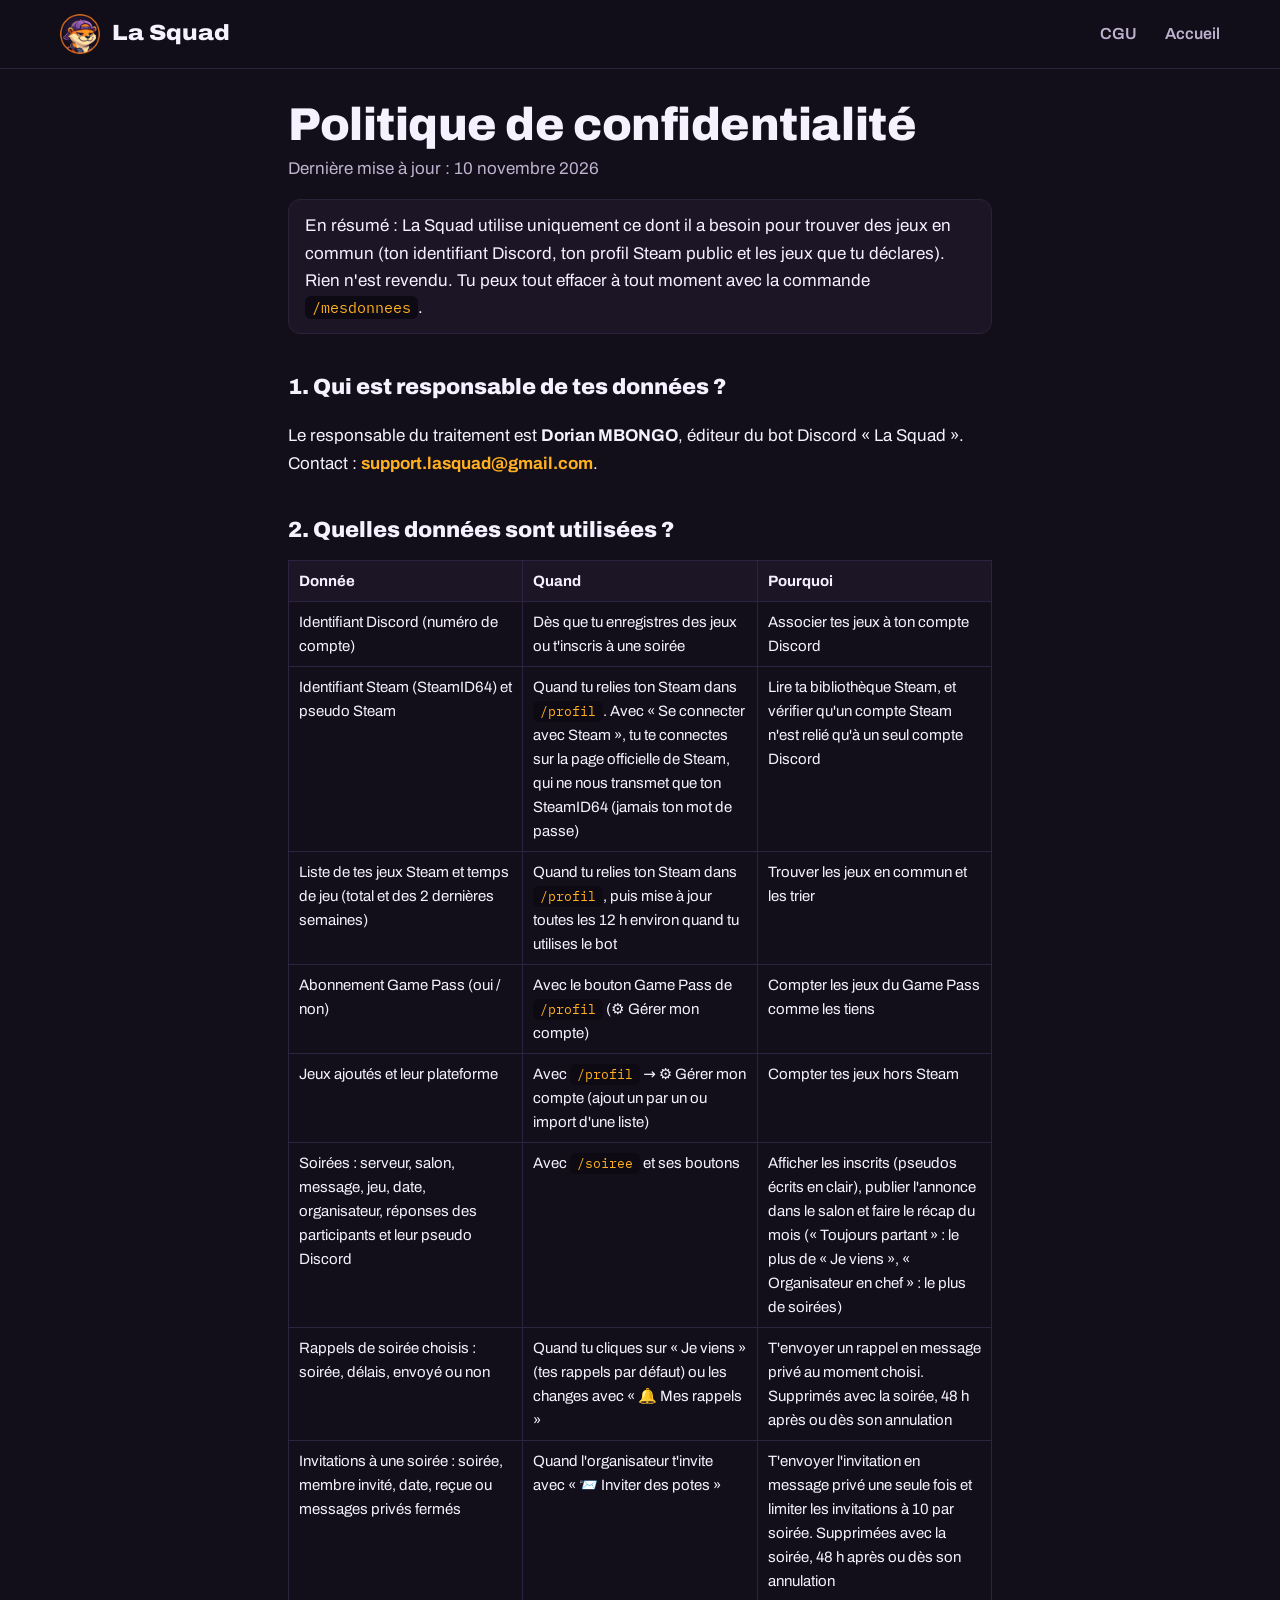
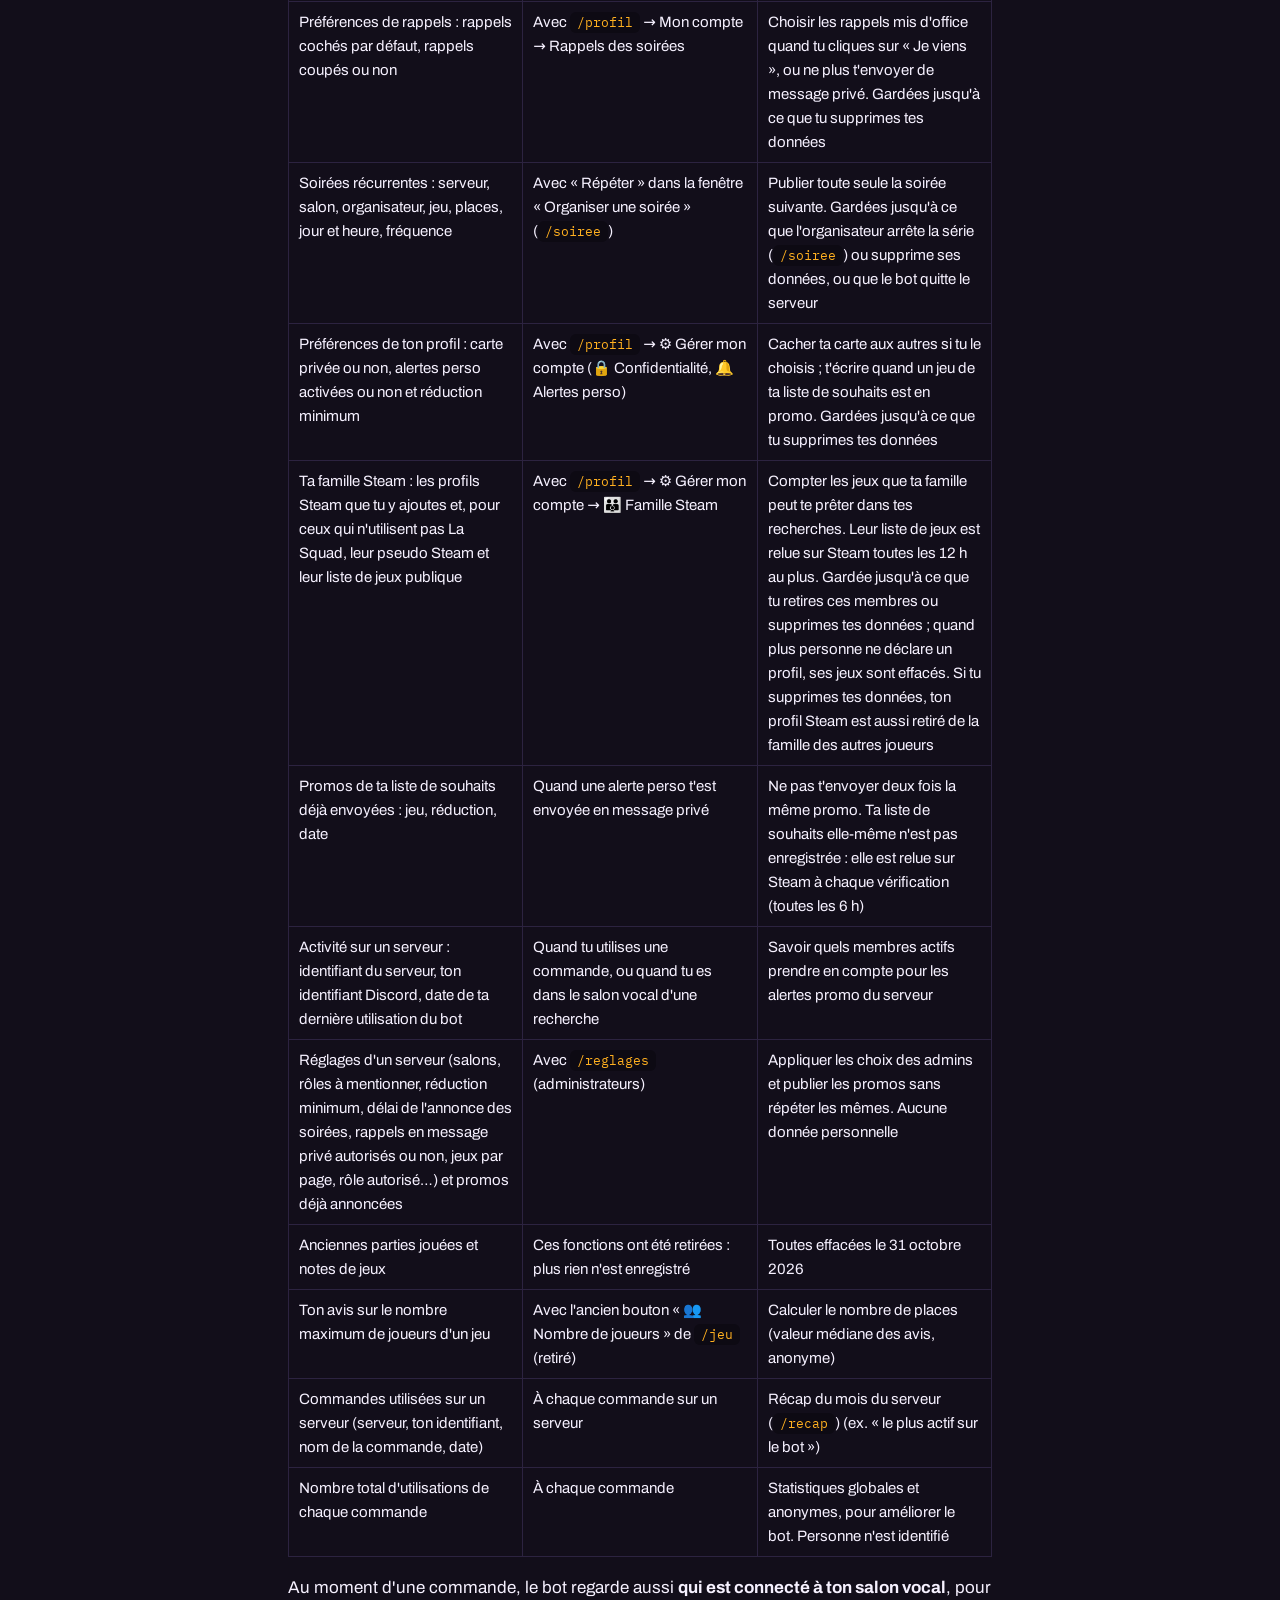
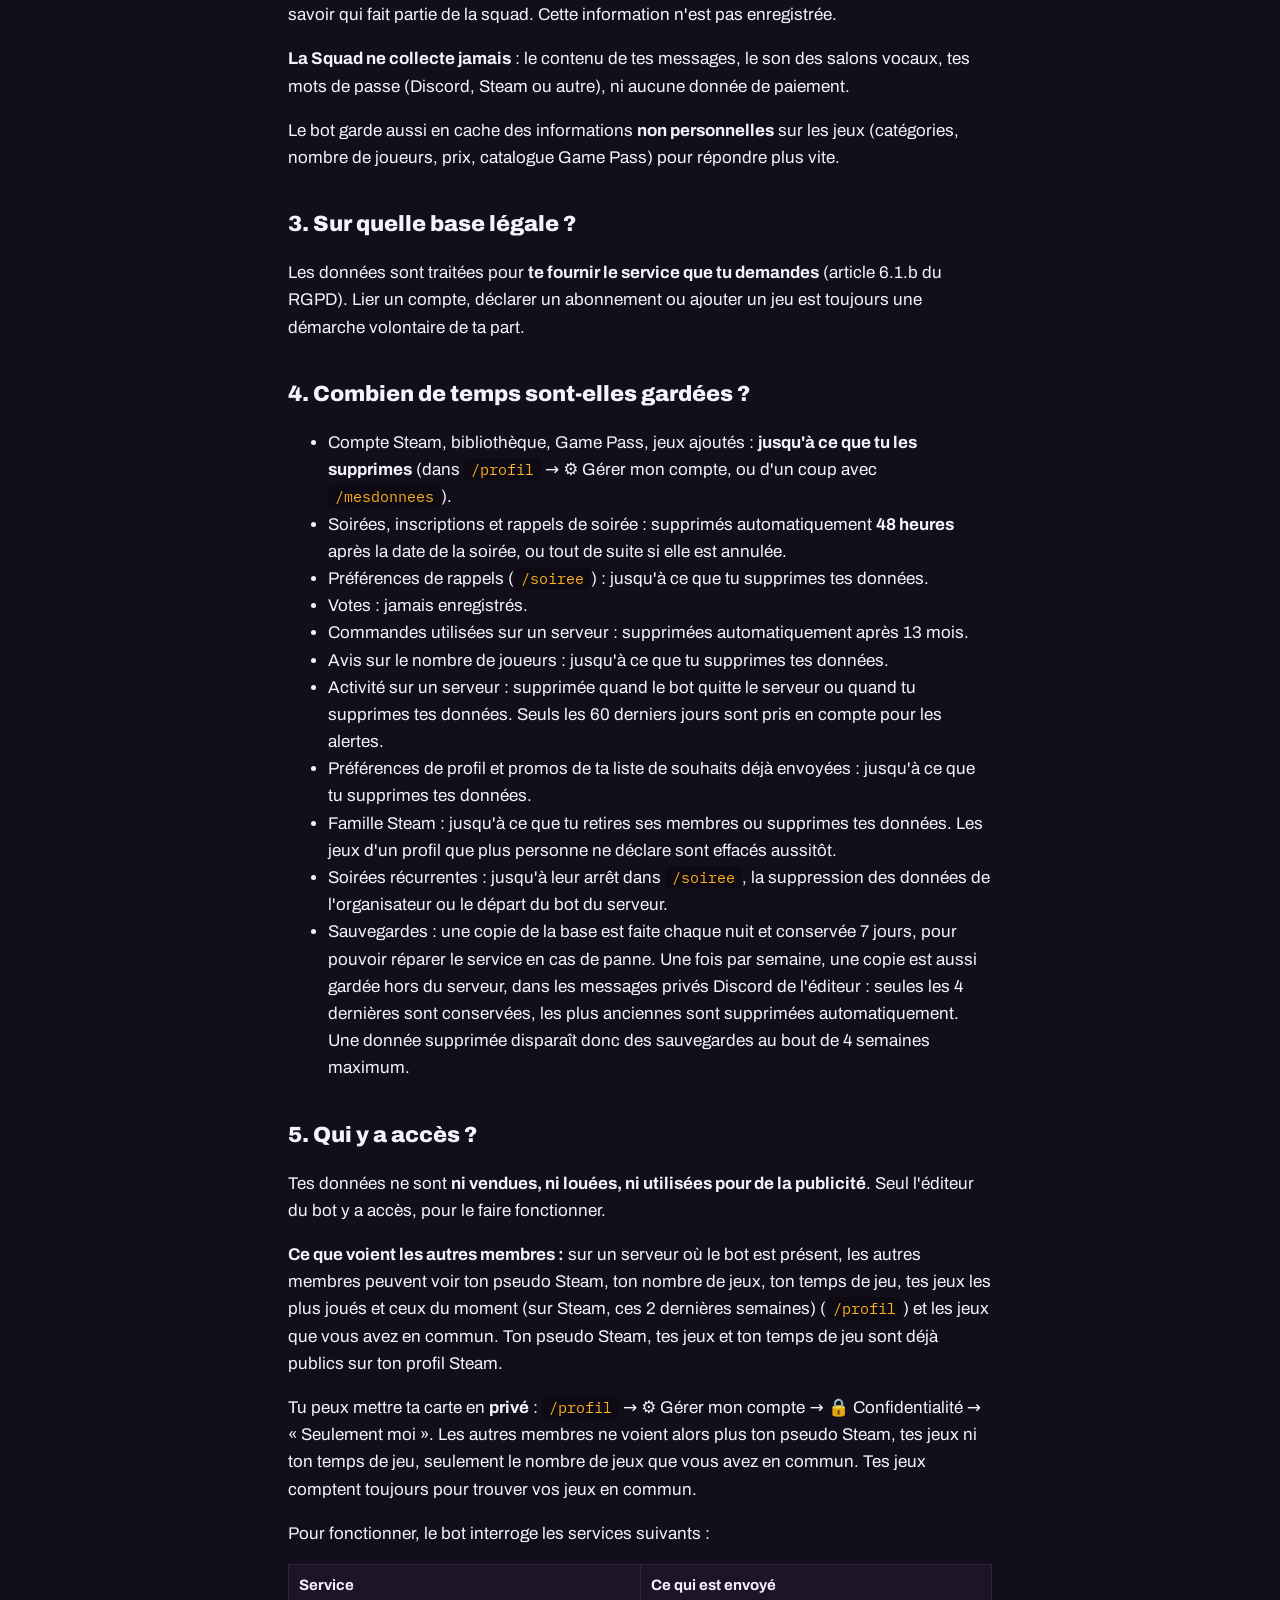
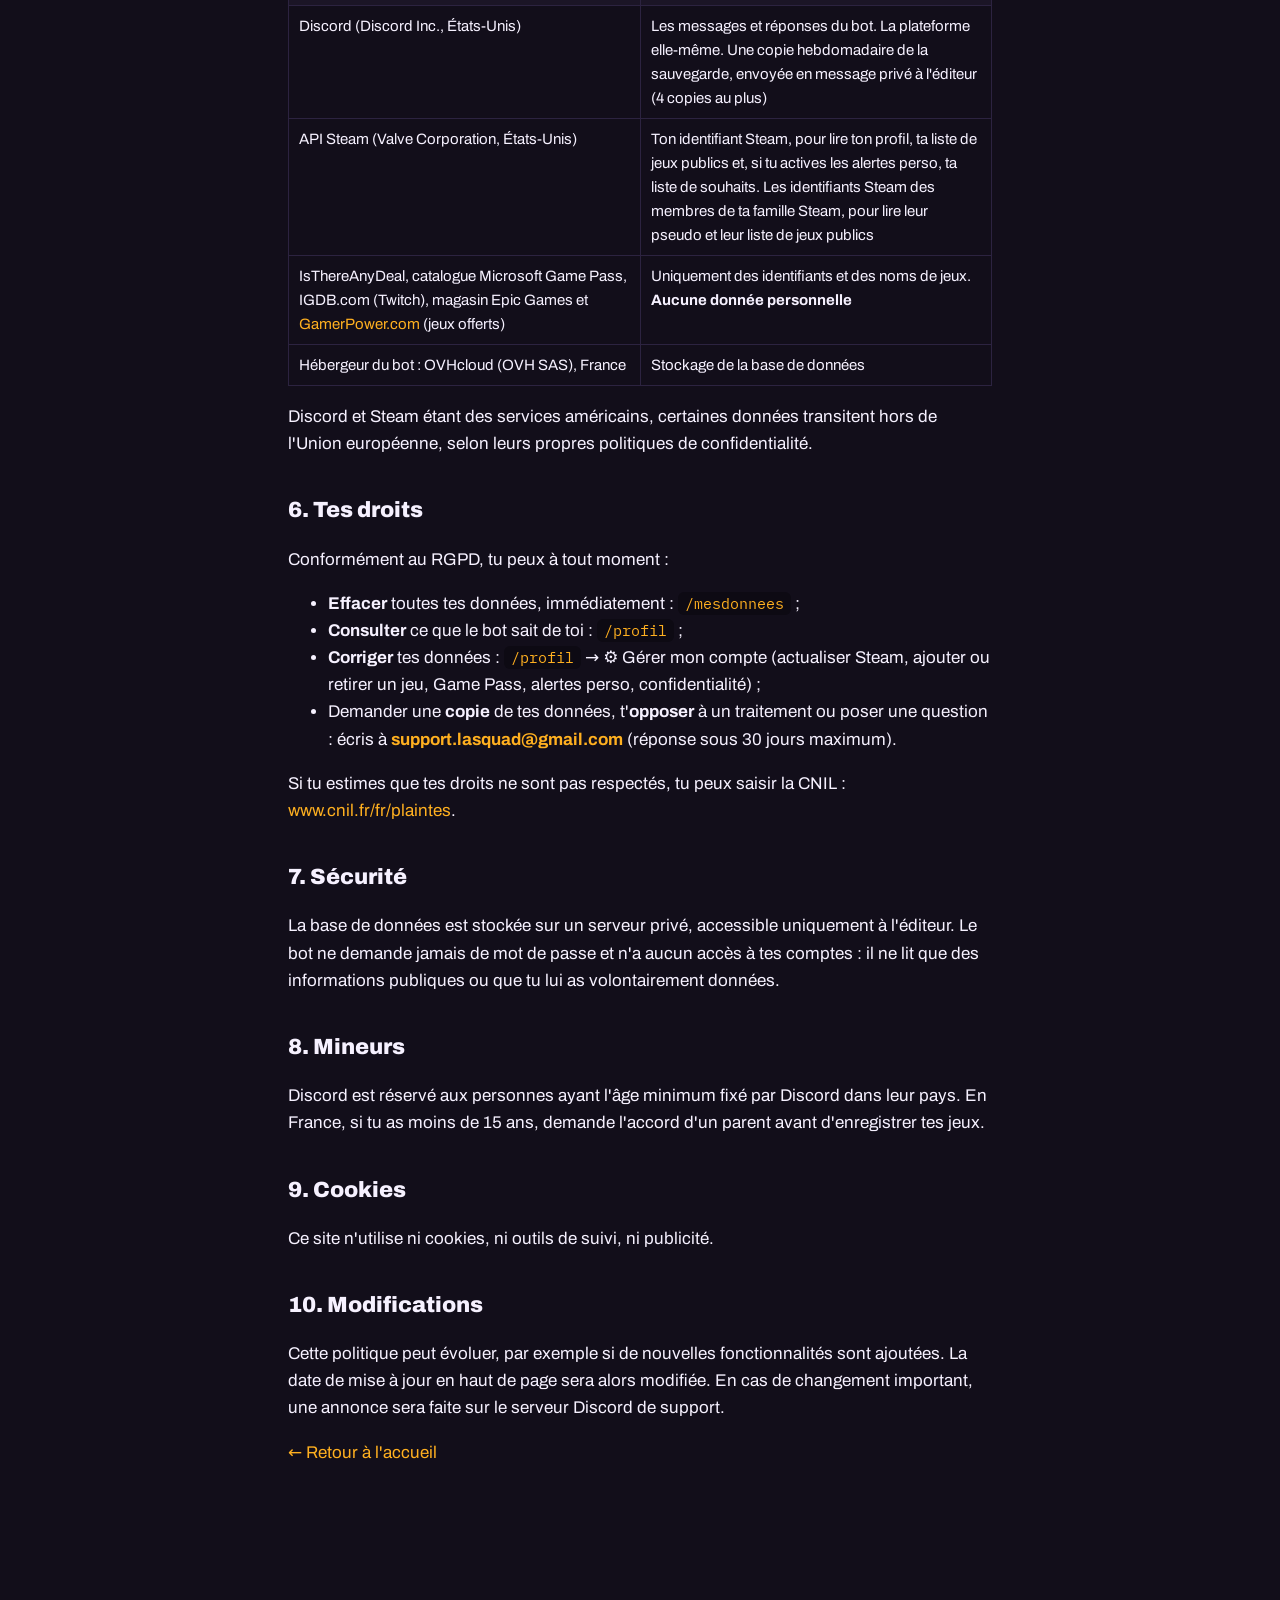
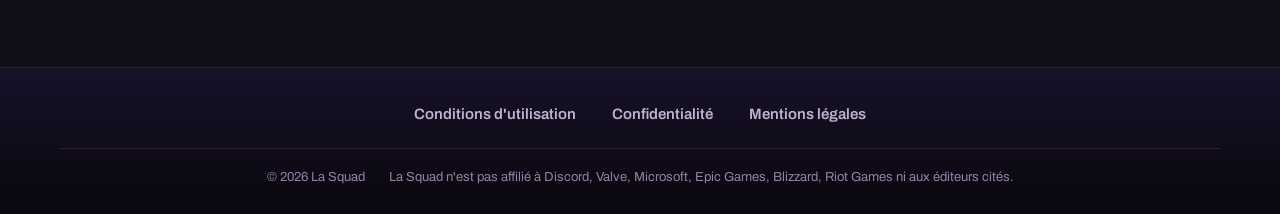
<file: confidentialite.html>
<!doctype html>
<html lang="fr">
<head>
  <meta charset="utf-8">
  <meta name="viewport" content="width=device-width, initial-scale=1">
  <title>Politique de confidentialité · La Squad</title>
  <meta name="description" content="Quelles données le bot Discord La Squad utilise, pourquoi, combien de temps, et comment les supprimer.">
  <meta http-equiv="Content-Security-Policy" content="default-src 'none'; style-src 'self'; img-src 'self' data:; font-src 'self'; base-uri 'none'; form-action 'none'">
  <meta name="referrer" content="strict-origin-when-cross-origin">
  <meta name="theme-color" content="#120e1a">
  <link rel="icon" href="favicon.ico" sizes="any">
  <link rel="icon" href="favicon-32.png" type="image/png" sizes="32x32">
  <link rel="apple-touch-icon" href="apple-touch-icon.png">
  <link rel="stylesheet" href="style.css?v=23">
</head>
<body>
  <header class="top">
    <div class="wrap">
      <a class="logo" href="index.html"><img src="logo-96.png" alt="" width="40" height="40">La Squad</a>
      <nav><a href="cgu.html">CGU</a><a href="index.html">Accueil</a></nav>
    </div>
  </header>

  <main class="legal">
    <h1>Politique de confidentialité</h1>
    <p class="updated">Dernière mise à jour : 10 novembre 2026</p>

    <p class="note">
      En résumé : La Squad utilise uniquement ce dont il a besoin pour trouver des jeux en commun
      (ton identifiant Discord, ton profil Steam public et les jeux que tu déclares). Rien n'est
      revendu. Tu peux tout effacer à tout moment avec la commande <code>/mesdonnees</code>.
    </p>

    <h2>1. Qui est responsable de tes données ?</h2>
    <p>
      Le responsable du traitement est <strong>Dorian MBONGO</strong>, éditeur du bot Discord
      « La Squad ». Contact : <strong><a href="mailto:support.lasquad@gmail.com">support.lasquad@gmail.com</a></strong>.
    </p>

    <h2>2. Quelles données sont utilisées ?</h2>
    <table>
      <tr><th>Donnée</th><th>Quand</th><th>Pourquoi</th></tr>
      <tr><td>Identifiant Discord (numéro de compte)</td><td>Dès que tu enregistres des jeux ou t'inscris à une soirée</td><td>Associer tes jeux à ton compte Discord</td></tr>
      <tr><td>Identifiant Steam (SteamID64) et pseudo Steam</td><td>Quand tu relies ton Steam dans <code>/profil</code>. Avec « Se connecter avec Steam », tu te connectes sur la page officielle de Steam, qui ne nous transmet que ton SteamID64 (jamais ton mot de passe)</td><td>Lire ta bibliothèque Steam, et vérifier qu'un compte Steam n'est relié qu'à un seul compte Discord</td></tr>
      <tr><td>Liste de tes jeux Steam et temps de jeu (total et des 2 dernières semaines)</td><td>Quand tu relies ton Steam dans <code>/profil</code>, puis mise à jour toutes les 12 h environ quand tu utilises le bot</td><td>Trouver les jeux en commun et les trier</td></tr>
      <tr><td>Abonnement Game Pass (oui / non)</td><td>Avec le bouton Game Pass de <code>/profil</code> (⚙️ Gérer mon compte)</td><td>Compter les jeux du Game Pass comme les tiens</td></tr>
      <tr><td>Jeux ajoutés et leur plateforme</td><td>Avec <code>/profil</code> → ⚙️ Gérer mon compte (ajout un par un ou import d'une liste)</td><td>Compter tes jeux hors Steam</td></tr>
      <tr><td>Soirées : serveur, salon, message, jeu, date, organisateur, réponses des participants et leur pseudo Discord</td><td>Avec <code>/soiree</code> et ses boutons</td><td>Afficher les inscrits (pseudos écrits en clair), publier l'annonce dans le salon et faire le récap du mois (« Toujours partant » : le plus de « Je viens », « Organisateur en chef » : le plus de soirées)</td></tr>
      <tr><td>Rappels de soirée choisis : soirée, délais, envoyé ou non</td><td>Quand tu cliques sur « Je viens » (tes rappels par défaut) ou les changes avec « 🔔 Mes rappels »</td><td>T'envoyer un rappel en message privé au moment choisi. Supprimés avec la soirée, 48 h après ou dès son annulation</td></tr>
      <tr><td>Invitations à une soirée : soirée, membre invité, date, reçue ou messages privés fermés</td><td>Quand l'organisateur t'invite avec « 📨 Inviter des potes »</td><td>T'envoyer l'invitation en message privé une seule fois et limiter les invitations à 10 par soirée. Supprimées avec la soirée, 48 h après ou dès son annulation</td></tr>
      <tr><td>Préférences de rappels : rappels cochés par défaut, rappels coupés ou non</td><td>Avec <code>/profil</code> → Mon compte → Rappels des soirées</td><td>Choisir les rappels mis d'office quand tu cliques sur « Je viens », ou ne plus t'envoyer de message privé. Gardées jusqu'à ce que tu supprimes tes données</td></tr>
      <tr><td>Soirées récurrentes : serveur, salon, organisateur, jeu, places, jour et heure, fréquence</td><td>Avec « Répéter » dans la fenêtre « Organiser une soirée » (<code>/soiree</code>)</td><td>Publier toute seule la soirée suivante. Gardées jusqu'à ce que l'organisateur arrête la série (<code>/soiree</code>) ou supprime ses données, ou que le bot quitte le serveur</td></tr>
      <tr><td>Préférences de ton profil : carte privée ou non, alertes perso activées ou non et réduction minimum</td><td>Avec <code>/profil</code> → ⚙️ Gérer mon compte (🔒 Confidentialité, 🔔 Alertes perso)</td><td>Cacher ta carte aux autres si tu le choisis ; t'écrire quand un jeu de ta liste de souhaits est en promo. Gardées jusqu'à ce que tu supprimes tes données</td></tr>
      <tr><td>Ta famille Steam : les profils Steam que tu y ajoutes et, pour ceux qui n'utilisent pas La Squad, leur pseudo Steam et leur liste de jeux publique</td><td>Avec <code>/profil</code> → ⚙️ Gérer mon compte → 👪 Famille Steam</td><td>Compter les jeux que ta famille peut te prêter dans tes recherches. Leur liste de jeux est relue sur Steam toutes les 12 h au plus. Gardée jusqu'à ce que tu retires ces membres ou supprimes tes données ; quand plus personne ne déclare un profil, ses jeux sont effacés. Si tu supprimes tes données, ton profil Steam est aussi retiré de la famille des autres joueurs</td></tr>
      <tr><td>Promos de ta liste de souhaits déjà envoyées : jeu, réduction, date</td><td>Quand une alerte perso t'est envoyée en message privé</td><td>Ne pas t'envoyer deux fois la même promo. Ta liste de souhaits elle-même n'est pas enregistrée : elle est relue sur Steam à chaque vérification (toutes les 6 h)</td></tr>
      <tr><td>Activité sur un serveur : identifiant du serveur, ton identifiant Discord, date de ta dernière utilisation du bot</td><td>Quand tu utilises une commande, ou quand tu es dans le salon vocal d'une recherche</td><td>Savoir quels membres actifs prendre en compte pour les alertes promo du serveur</td></tr>
      <tr><td>Réglages d'un serveur (salons, rôles à mentionner, réduction minimum, délai de l'annonce des soirées, rappels en message privé autorisés ou non, jeux par page, rôle autorisé…) et promos déjà annoncées</td><td>Avec <code>/reglages</code> (administrateurs)</td><td>Appliquer les choix des admins et publier les promos sans répéter les mêmes. Aucune donnée personnelle</td></tr>
      <tr><td>Anciennes parties jouées et notes de jeux</td><td>Ces fonctions ont été retirées : plus rien n'est enregistré</td><td>Toutes effacées le 31 octobre 2026</td></tr>
      <tr><td>Ton avis sur le nombre maximum de joueurs d'un jeu</td><td>Avec l'ancien bouton « 👥 Nombre de joueurs » de <code>/jeu</code> (retiré)</td><td>Calculer le nombre de places (valeur médiane des avis, anonyme)</td></tr>
      <tr><td>Commandes utilisées sur un serveur (serveur, ton identifiant, nom de la commande, date)</td><td>À chaque commande sur un serveur</td><td>Récap du mois du serveur (<code>/recap</code>) (ex. « le plus actif sur le bot »)</td></tr>
      <tr><td>Nombre total d'utilisations de chaque commande</td><td>À chaque commande</td><td>Statistiques globales et anonymes, pour améliorer le bot. Personne n'est identifié</td></tr>
    </table>
    <p>
      Au moment d'une commande, le bot regarde aussi <strong>qui est connecté à ton salon vocal</strong>,
      pour savoir qui fait partie de la squad. Cette information n'est pas enregistrée.
    </p>
    <p><strong>La Squad ne collecte jamais</strong> : le contenu de tes messages, le son des salons vocaux,
      tes mots de passe (Discord, Steam ou autre), ni aucune donnée de paiement.</p>
    <p>
      Le bot garde aussi en cache des informations <strong>non personnelles</strong> sur les jeux
      (catégories, nombre de joueurs, prix, catalogue Game Pass) pour répondre plus vite.
    </p>

    <h2>3. Sur quelle base légale ?</h2>
    <p>
      Les données sont traitées pour <strong>te fournir le service que tu demandes</strong>
      (article 6.1.b du RGPD). Lier un compte, déclarer un abonnement ou ajouter un jeu est toujours
      une démarche volontaire de ta part.
    </p>

    <h2>4. Combien de temps sont-elles gardées ?</h2>
    <ul>
      <li>Compte Steam, bibliothèque, Game Pass, jeux ajoutés : <strong>jusqu'à ce que tu les supprimes</strong>
        (dans <code>/profil</code> → ⚙️ Gérer mon compte, ou d'un coup avec <code>/mesdonnees</code>).</li>
      <li>Soirées, inscriptions et rappels de soirée : supprimés automatiquement <strong>48 heures</strong> après la date de la soirée, ou tout de suite si elle est annulée.</li>
      <li>Préférences de rappels (<code>/soiree</code>) : jusqu'à ce que tu supprimes tes données.</li>
      <li>Votes : jamais enregistrés.</li>
      <li>Commandes utilisées sur un serveur : supprimées automatiquement après 13 mois.</li>
      <li>Avis sur le nombre de joueurs : jusqu'à ce que tu supprimes tes données.</li>
      <li>Activité sur un serveur : supprimée quand le bot quitte le serveur ou quand tu supprimes tes données. Seuls les 60 derniers jours sont pris en compte pour les alertes.</li>
      <li>Préférences de profil et promos de ta liste de souhaits déjà envoyées : jusqu'à ce que tu supprimes tes données.</li>
      <li>Famille Steam : jusqu'à ce que tu retires ses membres ou supprimes tes données. Les jeux d'un profil que plus personne ne déclare sont effacés aussitôt.</li>
      <li>Soirées récurrentes : jusqu'à leur arrêt dans <code>/soiree</code>, la suppression des données de l'organisateur ou le départ du bot du serveur.</li>
      <li>Sauvegardes : une copie de la base est faite chaque nuit et conservée 7 jours, pour pouvoir réparer le service en cas de panne. Une fois par semaine, une copie est aussi gardée hors du serveur, dans les messages privés Discord de l'éditeur : seules les 4 dernières sont conservées, les plus anciennes sont supprimées automatiquement. Une donnée supprimée disparaît donc des sauvegardes au bout de 4 semaines maximum.</li>
    </ul>

    <h2>5. Qui y a accès ?</h2>
    <p>Tes données ne sont <strong>ni vendues, ni louées, ni utilisées pour de la publicité</strong>. Seul l'éditeur du bot y a accès, pour le faire fonctionner.</p>
    <p>
      <strong>Ce que voient les autres membres :</strong> sur un serveur où le bot est présent, les autres
      membres peuvent voir ton pseudo Steam, ton nombre de jeux, ton temps de jeu, tes jeux les plus joués et ceux du moment
      (sur Steam, ces 2 dernières semaines) (<code>/profil</code>) et
      les jeux que vous avez en commun. Ton pseudo Steam, tes jeux et ton temps de jeu sont déjà publics sur ton profil Steam.
    </p>
    <p>
      Tu peux mettre ta carte en <strong>privé</strong> : <code>/profil</code> → ⚙️ Gérer mon compte → 🔒 Confidentialité →
      « Seulement moi ». Les autres membres ne voient alors plus ton pseudo Steam, tes jeux ni ton temps de jeu, seulement
      le nombre de jeux que vous avez en commun. Tes jeux comptent toujours pour trouver vos jeux en commun.
    </p>
    <p>Pour fonctionner, le bot interroge les services suivants :</p>
    <table>
      <tr><th>Service</th><th>Ce qui est envoyé</th></tr>
      <tr><td>Discord (Discord Inc., États-Unis)</td><td>Les messages et réponses du bot. La plateforme elle-même. Une copie hebdomadaire de la sauvegarde, envoyée en message privé à l'éditeur (4 copies au plus)</td></tr>
      <tr><td>API Steam (Valve Corporation, États-Unis)</td><td>Ton identifiant Steam, pour lire ton profil, ta liste de jeux publics et, si tu actives les alertes perso, ta liste de souhaits. Les identifiants Steam des membres de ta famille Steam, pour lire leur pseudo et leur liste de jeux publics</td></tr>
      <tr><td>IsThereAnyDeal, catalogue Microsoft Game Pass, IGDB.com (Twitch), magasin Epic Games et <a href="https://www.gamerpower.com">GamerPower.com</a> (jeux offerts)</td><td>Uniquement des identifiants et des noms de jeux. <strong>Aucune donnée personnelle</strong></td></tr>
      <tr><td>Hébergeur du bot : OVHcloud (OVH SAS), France</td><td>Stockage de la base de données</td></tr>
    </table>
    <p>
      Discord et Steam étant des services américains, certaines données transitent hors de l'Union
      européenne, selon leurs propres politiques de confidentialité.
    </p>

    <h2>6. Tes droits</h2>
    <p>Conformément au RGPD, tu peux à tout moment :</p>
    <ul>
      <li><strong>Effacer</strong> toutes tes données, immédiatement : <code>/mesdonnees</code> ;</li>
      <li><strong>Consulter</strong> ce que le bot sait de toi : <code>/profil</code> ;</li>
      <li><strong>Corriger</strong> tes données : <code>/profil</code> → ⚙️ Gérer mon compte (actualiser Steam, ajouter ou retirer un jeu, Game Pass, alertes perso, confidentialité) ;</li>
      <li>Demander une <strong>copie</strong> de tes données, t'<strong>opposer</strong> à un traitement ou poser une question : écris à <strong><a href="mailto:support.lasquad@gmail.com">support.lasquad@gmail.com</a></strong> (réponse sous 30 jours maximum).</li>
    </ul>
    <p>
      Si tu estimes que tes droits ne sont pas respectés, tu peux saisir la CNIL :
      <a rel="noopener noreferrer" href="https://www.cnil.fr/fr/plaintes">www.cnil.fr/fr/plaintes</a>.
    </p>

    <h2>7. Sécurité</h2>
    <p>
      La base de données est stockée sur un serveur privé, accessible uniquement à l'éditeur. Le bot
      ne demande jamais de mot de passe et n'a aucun accès à tes comptes : il ne lit que des informations
      publiques ou que tu lui as volontairement données.
    </p>

    <h2>8. Mineurs</h2>
    <p>
      Discord est réservé aux personnes ayant l'âge minimum fixé par Discord dans leur pays. En France,
      si tu as moins de 15 ans, demande l'accord d'un parent avant d'enregistrer tes jeux.
    </p>

    <h2>9. Cookies</h2>
    <p>Ce site n'utilise ni cookies, ni outils de suivi, ni publicité.</p>

    <h2>10. Modifications</h2>
    <p>
      Cette politique peut évoluer, par exemple si de nouvelles fonctionnalités sont ajoutées. La date
      de mise à jour en haut de page sera alors modifiée. En cas de changement important, une annonce
      sera faite sur le serveur Discord de support.
    </p>

    <p><a href="index.html">← Retour à l'accueil</a></p>
  </main>

  <footer>
    <img class="foot-otter" src="loutre/allongee.webp" alt="" width="460" height="344" loading="lazy">
    <div class="wrap">
      <nav class="foot-links" aria-label="Informations">
        <a href="cgu.html">Conditions d'utilisation</a>
        <a href="confidentialite.html">Confidentialité</a>
        <a href="cgu.html#mentions-legales">Mentions légales</a>
      </nav>
      <div class="foot-bottom">
        <span>© 2026 La Squad</span>
        <span>La Squad n'est pas affilié à Discord, Valve, Microsoft, Epic Games, Blizzard, Riot Games ni aux éditeurs cités.</span>
      </div>
    </div>
  </footer>
</body>
</html>
</file>
<file: style.css>
/* La Squad : site sur le modèle des sites de bots (MEE6), avec la loutre.
   Un seul thème, sombre, voulu. Polices hébergées ici (licence OFL, voir polices/).
   Les éléments apparaissent quand ils arrivent à l'écran grâce à anim.js : sans ce script, ou si
   l'ordinateur demande moins d'animations, tout est simplement affiché.
   Après une modification : augmenter le ?v= de style.css dans les 3 pages (sinon le navigateur garde l'ancienne). */

@font-face {
  font-family: "Archivo";
  src: url("polices/archivo.woff2") format("woff2");
  font-weight: 100 900;
  font-stretch: 62% 125%;
  font-display: swap;
}
@font-face {
  font-family: "IBM Plex Mono";
  src: url("polices/plexmono-400.woff2") format("woff2");
  font-weight: 400;
  font-display: swap;
}
@font-face {
  font-family: "IBM Plex Mono";
  src: url("polices/plexmono-500.woff2") format("woff2");
  font-weight: 500;
  font-display: swap;
}

:root {
  --night: #120e1a;      /* fond */
  --night-2: #0c0912;    /* bas de page */
  --paper: #1b1526;      /* cartes et bandes */
  --raised: #251d34;     /* boutons secondaires, bulles */
  --line: #2a2238;       /* traits de séparation */
  --text: #f6f1ff;
  --muted: #bdb3cf;
  --orange: #ff7a1a;
  --gold: #ffb020;
  --violet: #8b5cf6;
  --violet-d: #7c3aed;
  --discord: #313338;
  --display: "Archivo", system-ui, sans-serif;
  --mono: "IBM Plex Mono", ui-monospace, monospace;
  --ease: cubic-bezier(.2, .8, .3, 1.2);   /* petit rebond */
  --out: cubic-bezier(.16, 1, .3, 1);
  color-scheme: dark;
}

* { box-sizing: border-box; }
/* Les loutres qui dépassent des bords ne font pas défiler la page de côté (sur iPhone, le blocage doit
   aussi être sur html ; « clip » garde le bandeau du haut collé en haut) */
html { scroll-behavior: smooth; scroll-padding-top: 80px; overflow-x: clip; }
body { margin: 0; background: var(--night); color: var(--text); font: 17px/1.6 var(--display); overflow-x: hidden; overflow-x: clip; }
a { color: inherit; text-decoration: none; }
main, footer { overflow-x: clip; }  /* même rôle, au niveau des blocs (iPhone ne coupe pas toujours au niveau de la page) */
img { max-width: 100%; }
code { font-family: var(--mono); font-size: .86em; background: #0d0a13; color: var(--gold); padding: 2px 7px; border-radius: 6px; white-space: nowrap; }
:focus-visible { outline: 3px solid var(--gold); outline-offset: 3px; border-radius: 6px; }
.wrap { max-width: 1200px; margin: 0 auto; padding-left: max(20px, env(safe-area-inset-left, 0px)); padding-right: max(20px, env(safe-area-inset-right, 0px)); }
.e { width: 18px; height: 18px; vertical-align: -3px; flex: none; }
.flip { scale: -1 1; }   /* loutre retournée (indépendant des animations qui utilisent transform) */

/* ---------------------------------------------------------------- boutons */
.btn { display: inline-flex; align-items: center; gap: 8px; background: var(--orange); color: #1a0d00; font-weight: 750; padding: 14px 24px; border-radius: 10px; transition: transform .2s var(--ease), box-shadow .2s, background-color .2s; }
.btn:hover { background: #ff8b36; transform: translateY(-2px); box-shadow: 0 12px 28px -8px rgba(255, 122, 26, .55); }
.btn:active { transform: translateY(1px); box-shadow: none; transition-duration: .06s; }
.btn.ghost { background: var(--raised); color: var(--text); }
.btn.ghost:hover { background: #30263f; box-shadow: 0 12px 28px -10px rgba(0, 0, 0, .7); }
.btn.small { padding: 9px 16px; font-size: 15px; }

/* ---------------------------------------------------------------- en-tête */
header.top { position: sticky; top: 0; z-index: 10; background: rgba(18, 14, 26, .9); backdrop-filter: blur(10px); border-bottom: 1px solid var(--line); }
header.top .wrap { display: flex; justify-content: space-between; align-items: center; gap: 12px; padding-block: 14px; }
.logo { display: flex; gap: 12px; align-items: center; font-weight: 850; font-size: 22px; font-stretch: 112%; }
.logo img { width: 40px; height: 40px; }
nav { display: flex; gap: 28px; align-items: center; font-size: 16px; font-weight: 600; color: var(--muted); }
nav .btn + .btn { margin-left: -16px; }  /* « Rejoins-nous » et « Ajouter à Discord » côte à côte */
nav a:not(.btn) { position: relative; transition: color .2s; }
nav a:not(.btn)::after { content: ""; position: absolute; left: 0; right: 0; bottom: -4px; height: 2px; background: var(--orange); border-radius: 2px; transform: scaleX(0); transition: transform .25s ease; }
nav a:not(.btn):hover { color: var(--text); }
nav a:not(.btn):hover::after { transform: scaleX(1); }

/* ------------------------------------------------- haut de page : la scène */
.hero { position: relative; overflow: hidden; background: var(--night); min-height: clamp(560px, 52vw, 800px); display: flex; align-items: center; }
.hero-bg { position: absolute; inset: 0; width: 100%; height: 100%; object-fit: cover; object-position: right center; }
.hero::before { content: ""; position: absolute; inset: 0; z-index: 1; pointer-events: none;
  background: linear-gradient(90deg, rgba(18, 14, 26, .88) 0%, rgba(18, 14, 26, .72) 30%, rgba(18, 14, 26, 0) 56%),
              linear-gradient(0deg, var(--night) 0, rgba(18, 14, 26, 0) 16%); }
.hero > .wrap { position: relative; z-index: 2; width: 100%; padding-block: 72px 110px; }
.hero-txt { max-width: 600px; }
h1 { font-size: clamp(42px, 5.6vw, 76px); line-height: 1.02; margin: 0 0 22px; font-weight: 850; letter-spacing: -.01em; text-wrap: balance; }
.hl { background: linear-gradient(90deg, var(--orange), var(--gold)); -webkit-background-clip: text; background-clip: text; color: transparent; }
.hero p { font-size: 19px; color: var(--muted); margin: 0 0 32px; max-width: 32rem; }
.actions { display: flex; gap: 14px; align-items: center; flex-wrap: wrap; }


/* ------------------------------------------------- commandes phares : /soiree en grand, les autres à côté */
.phares .wrap { padding-block: 88px 24px; }
.phares-grid { display: grid; grid-template-columns: minmax(0, 1.35fr) minmax(0, 1fr); gap: 20px; }
.phares-side { display: grid; gap: 20px; }
.phare { position: relative; display: grid; gap: 12px; align-content: start; background: var(--paper); border: 1px solid var(--line); border-radius: 18px; padding: 24px; transition: translate .25s var(--ease), border-color .25s, box-shadow .25s; }
.phare:hover { translate: 0 -4px; border-color: #3d3156; box-shadow: 0 22px 44px -22px rgba(0, 0, 0, .85); }
.phare .kick { justify-self: start; }
.phare p { margin: 0; color: var(--muted); font-size: 15px; }
.phare .go { color: var(--orange); font-weight: 750; font-size: 15px; }
.phare .go { transition: transform .2s var(--ease); justify-self: start; }
.phare:hover .go { transform: translateX(4px); }
.star { padding: 30px; border: 0; background:
  linear-gradient(var(--paper), var(--paper)) padding-box,
  linear-gradient(135deg, var(--violet), var(--orange)) border-box; border: 2px solid transparent;
  box-shadow: 0 30px 70px -30px rgba(139, 92, 246, .55); }
.star:hover { border-color: transparent; }
.star h3 { margin: 4px 0 0; font-size: clamp(24px, 2.4vw, 32px); line-height: 1.12; font-weight: 850; text-wrap: balance; }
.star .checks { font-size: 15px; gap: 8px; }
.une { position: absolute; top: 18px; right: 18px; background: linear-gradient(90deg, var(--violet-d), var(--orange)); color: #fff; font-weight: 800; font-size: 12px; letter-spacing: .06em; text-transform: uppercase; padding: 5px 10px; border-radius: 999px; }
/* Les messages privés, façon notifications Discord */
.notifs { display: grid; gap: 10px; margin-top: 6px; font: 14px/1.45 "gg sans", "Noto Sans", system-ui, sans-serif; color: #dbdee1; }
.notif { display: flex; gap: 12px; align-items: flex-start; background: var(--discord); border: 1px solid #1e1f22; border-radius: 12px; padding: 12px 14px; box-shadow: 0 14px 30px -16px rgba(0, 0, 0, .8); }
.notif .ava { width: 36px; height: 36px; }
.notif b { color: #f2f3f5; }
.n-top { display: flex; align-items: center; gap: 6px; margin-bottom: 2px; }
.app { background: #5865f2; color: #fff; font-size: 10px; font-weight: 700; padding: 1px 4px; border-radius: 3px; }
.n-top .m { font-size: 12px; }
.notif:nth-child(2) { margin-left: 28px; }

/* ------------------------------- fonctions : texte d'un côté, visuel de l'autre */
.feat .wrap { display: grid; grid-template-columns: minmax(0, 1fr) minmax(0, 1.1fr); gap: 72px; align-items: center; padding-block: 104px; }
.feat.rev .txt { order: 2; }
.kick { display: inline-flex; align-items: center; gap: 8px; font: 500 15px var(--mono); color: #d8ccff; background: rgba(139, 92, 246, .14); border: 1px solid rgba(139, 92, 246, .4); padding: 6px 14px 6px 10px; border-radius: 999px; user-select: none; -webkit-user-select: none; }
.kick .e { width: 20px; height: 20px; }
.feat h2 { font-size: clamp(30px, 3.4vw, 44px); line-height: 1.08; margin: 16px 0 16px; font-weight: 850; text-wrap: balance; }
.feat p { color: var(--muted); margin: 0 0 22px; font-size: 18px; }
.checks { list-style: none; margin: 0; padding: 0; display: grid; gap: 12px; }
.checks li { display: flex; gap: 10px; align-items: flex-start; }
.checks li .e { margin-top: 4px; }

.visual { position: relative; padding: 40px 0 40px 0; }
.visual::before { content: ""; position: absolute; inset: 0 -10%; background: radial-gradient(50% 50% at 50% 50%, rgba(139, 92, 246, .22), transparent 70%); z-index: -1; }
.feat.rev .visual::before { background: radial-gradient(50% 50% at 50% 50%, rgba(255, 122, 26, .16), transparent 70%); }
.mascot { position: absolute; bottom: -12px; width: 170px; height: auto; filter: drop-shadow(0 16px 20px rgba(0, 0, 0, .5)); z-index: 2; pointer-events: none; }
.mascot.left { left: -12%; }
.mascot.right { right: -12%; }
/* Le principe : sur son pouf, en bas à droite de la carte qu'elle chevauche */
.squad .mascot { width: 180px; right: -5%; bottom: -26px; }
/* /nosjeux : entre le texte et la carte */
.feat:not([id]) .mascot { width: 160px; }
/* /soiree : à droite de l'invitation, le mégaphone vers la carte */
#soiree .mascot { width: 175px; }
/* /profil : accoudée au bord gauche de la carte */
#profil .shot { margin-inline: 18% 0; }
#profil .mascot { width: 200px; left: calc(18% - 160px); bottom: 10px; }
/* Bons plans : assise sur le bord haut de la carte, les jambes devant (le siège est à 95 % de sa largeur depuis le haut) */
#promos .mascot { width: 150px; top: calc(40px - 143px); bottom: auto; right: calc(12% + 12px); }
.feat .shot { margin-inline: 12% 4%; }
.feat.rev .shot { margin-inline: 4% 12%; }

/* Cadre de capture */
.shot.pic { padding: 0; overflow: hidden; background: #1b1a1f; display: flex; flex-direction: column; }
.shot.pic img { display: block; width: 100%; height: auto; }
.shot { position: relative; z-index: 1; margin: 0; background: var(--discord); border: 1px solid #1e1f22; border-radius: 14px; box-shadow: 0 30px 60px -20px rgba(0, 0, 0, .75); padding: 18px; font: 14px/1.45 "gg sans", "Noto Sans", system-ui, sans-serif; color: #dbdee1; }
.who { display: flex; gap: 8px; align-items: center; font-size: 13px; color: #949ba4; margin-bottom: 6px; }
.who b { color: #f2f3f5; }
.ava { width: 24px; height: 24px; border-radius: 50%; flex: none; }
.a1 { background: #e9a23b; } .a2 { background: #7a5cff; } .a3 { background: #3fb68b; } .a4 { background: #e2557b; }

/* Le principe de la squad : un salon vocal Discord, puis le résultat de /nosjeux */
.vocal { padding: 16px; }
.vc-head { display: flex; align-items: center; gap: 8px; font-weight: 700; color: #f2f3f5; font-size: 15px; margin-bottom: 8px; }
.vc-head .m { margin-left: auto; font-weight: 400; }
.spk { width: 18px; height: 14px; flex: none; background: #949ba4; clip-path: polygon(0 30%, 30% 30%, 62% 0, 62% 100%, 30% 70%, 0 70%); }
.vc-list { list-style: none; margin: 0 0 4px; padding: 0 0 0 10px; display: grid; gap: 2px; border-left: 2px solid #3f4147; }
.vc-list li { display: flex; align-items: center; gap: 10px; padding: 6px 10px; border-radius: 6px; }
.vc-list .ava { width: 28px; height: 28px; }
.vc-list .talk { box-shadow: 0 0 0 2px #313338, 0 0 0 4px #23a55a; }
.vc-list b { color: #f2f3f5; font-weight: 600; }
.tags { margin-left: auto; font-size: 12px; color: #949ba4; }
.vc-arrow { display: flex; flex-direction: column; align-items: center; gap: 4px; margin: 6px 0; }
.vc-arrow::before, .vc-arrow::after { content: ""; width: 2px; height: 14px; background: #4e5058; }
.vc-arrow::after { width: 0; height: 0; background: none; border: 6px solid transparent; border-top-color: #4e5058; border-bottom: 0; }
.vc-result { display: flex; align-items: center; gap: 10px; background: #2b2d31; border-left: 4px solid var(--orange); border-radius: 4px; padding: 12px 14px; color: #f2f3f5; font-size: 15px; }
.vc-result .e { width: 22px; height: 22px; }
.slash { color: #c9cdfb; background: #3c4270; border-radius: 3px; padding: 0 3px; }
.embed { background: #2b2d31; border-left: 4px solid #7c3aed; border-radius: 4px; padding: 10px 14px 12px; display: grid; gap: 4px; }
.embed.v2 { border: 1px solid #3f4147; border-left: 4px solid #7c3aed; border-radius: 8px; }
.embed hr { border: 0; height: 1px; background: #4e5058; width: 100%; margin: 4px 0; }
.k { font-size: 12px; color: #b5bac1; }
.t { font-weight: 700; color: #f2f3f5; font-size: 16px; }
.s { font-size: 13px; }
.m { color: #949ba4; font-size: 13px; }
.lk { color: #00a8fc; }
.price { background: #248046; color: #fff; font-size: 12px; padding: 1px 6px; border-radius: 4px; margin-left: 4px; }
.tile { border-radius: 4px; display: grid; place-items: center; color: #fff; font-weight: 800; font-size: 12px; letter-spacing: .06em; text-shadow: 0 2px 6px #000; aspect-ratio: 460 / 215; margin-top: 4px; }
.g1 { background: linear-gradient(135deg, #1e293b, #f97316 60%, #fde68a); }
.g2 { background: linear-gradient(135deg, #0c4a6e, #38bdf8 55%, #14532d); }
.g3 { background: linear-gradient(135deg, #3f3f1a, #facc15 50%, #1c1917); }
.g4 { background: linear-gradient(135deg, #3b0764, #f43f5e 55%, #111); }
.gallery { display: grid; grid-template-columns: 1fr 1fr; gap: 4px; }
.gallery .tile { aspect-ratio: 16 / 9; font-size: 10px; }
.dbtn { display: flex; gap: 6px; flex-wrap: wrap; margin-top: 8px; }
.dbtn span { background: #4e5058; color: #fff; border-radius: 8px; padding: 5px 11px; font-size: 13px; display: inline-flex; gap: 5px; align-items: center; }
.gap { height: 14px; }

/* ------------------------------------------------------------ autres blocs */
section.block .wrap { padding-block: 88px; border-top: 1px solid var(--line); }
#questions .wrap { border-top: 0; }   /* le tableau des commandes fait déjà la séparation */
.h2 { font-size: clamp(30px, 3.4vw, 44px); font-weight: 850; margin: 0 0 32px; line-height: 1.1; }
.minis { display: grid; grid-template-columns: repeat(4, minmax(0, 1fr)); gap: 20px; }
.mini { position: relative; background: var(--paper); border: 1px solid var(--line); border-radius: 16px; padding: 22px; transition: translate .25s var(--ease), border-color .25s, box-shadow .25s; }
.mini:hover { translate: 0 -4px; border-color: #3d3156; box-shadow: 0 20px 40px -20px rgba(0, 0, 0, .8); }
.mini .e { width: 30px; height: 30px; display: block; margin-bottom: 14px; transition: transform .3s var(--ease); }
.mini:hover .e { transform: rotate(-10deg) scale(1.15); }
.mini p { margin: 10px 0 0; color: var(--muted); font-size: 15px; }

.steps-block .wrap { border-top: 0; display: grid; grid-template-columns: auto minmax(0, 1fr); gap: 48px; align-items: end; }
.steps { list-style: none; margin: 0; padding: 0; display: grid; grid-template-columns: repeat(3, minmax(0, 1fr)); gap: 20px; counter-reset: s; }
.steps li { counter-increment: s; background: var(--paper); border: 1px solid var(--line); border-radius: 16px; padding: 22px; }
.steps li::before { content: counter(s); display: grid; place-items: center; width: 40px; height: 40px; border-radius: 12px; background: var(--orange); color: #1a0d00; font-weight: 850; margin-bottom: 14px; }
.steps h3 { margin: 0 0 4px; font-size: 20px; }
.steps p { margin: 0; color: var(--muted); font-size: 15px; }
.steps-otter { order: -1; width: 170px; height: auto; margin: 0 -8px -88px -12px; filter: drop-shadow(0 16px 20px rgba(0, 0, 0, .5)); }

/* Les commandes : deux colonnes de lignes « commande · description » */
.commands { margin: 0; display: grid; grid-template-columns: repeat(2, minmax(0, 1fr)); gap: 0 56px; }
.cmd { display: grid; grid-template-columns: 9.5rem minmax(0, 1fr); gap: 16px; align-items: baseline; padding-block: 14px; border-bottom: 1px solid var(--line); }
.commands dd { margin: 0; color: var(--muted); font-size: 15px; }
.commands dt code { display: inline-block; transition: transform .2s var(--ease); }
.commands dt:hover code { transform: translateX(3px); }
.sec-head { display: flex; align-items: end; justify-content: space-between; gap: 16px; }
/* « Et aussi » : la loutre passe la tête derrière la dernière carte */
.sec-head.peek img { width: 120px; height: auto; margin: 0 4% -2px 0; position: relative; z-index: 2; }
.minis { position: relative; z-index: 1; }
.sec-head .h2 { margin-bottom: 32px; }
.sec-head img { width: auto; height: 120px; margin-bottom: -6px; }
/* Questions : titre et loutre à gauche, réponses à droite */
.faq-wrap { display: grid; grid-template-columns: minmax(0, .75fr) minmax(0, 1.25fr); gap: 56px; align-items: start; }
.faq-side { display: grid; gap: 4px; justify-items: start; }
.faq-side .h2 { margin-bottom: 8px; }
.faq-side p { margin: 0; color: var(--muted); max-width: 26ch; }
.faq-side img { width: 160px; height: auto; filter: drop-shadow(0 16px 20px rgba(0, 0, 0, .5)); }
/* Points d'interrogation orange autour de la loutre surprise */
.faq-otter { position: relative; margin-top: 20px; padding-inline: 56px 64px; }
.qm { position: absolute; font-weight: 900; font-stretch: 112%; line-height: 1; background: linear-gradient(160deg, var(--gold), var(--orange)); -webkit-background-clip: text; background-clip: text; color: transparent; filter: drop-shadow(0 6px 10px rgba(255, 122, 26, .35)); pointer-events: none; }
.qm.q1 { font-size: 72px; top: -6px; right: 4px; rotate: 14deg; }
.qm.q2 { font-size: 46px; top: 54px; left: 6px; rotate: -16deg; }
.qm.q3 { font-size: 32px; top: 110px; right: 18px; rotate: 22deg; opacity: .85; }
.qm.q4 { font-size: 26px; top: -4px; left: 40px; rotate: -8deg; opacity: .7; }
.faq { display: grid; gap: 10px; }
details { border: 1px solid var(--line); border-radius: 12px; background: var(--paper); transition: border-color .2s, transform .2s var(--ease); }
details:hover { border-color: #3d3156; transform: translateY(-1px); }
summary { cursor: pointer; user-select: none; -webkit-user-select: none; font-weight: 750; list-style: none; display: flex; justify-content: space-between; gap: 12px; padding: 14px 18px; }
summary::-webkit-details-marker { display: none; }
summary::after { content: "+"; color: var(--orange); font-weight: 900; font-size: 20px; line-height: 1.2; transition: transform .25s var(--ease); }
details[open] summary::after { transform: rotate(45deg); }
details[open] summary { color: var(--gold); }
details p { margin: 0; padding: 0 18px 16px; color: var(--muted); font-size: 15px; }
details a { color: var(--gold); }

/* Appel final : la loutre tend la manette vers le texte */
.cta .wrap { border-top: 0; }
.cta-box { display: grid; grid-template-columns: minmax(0, .9fr) minmax(0, 1.1fr); gap: 48px; align-items: center; padding: 40px 56px; border-radius: 24px; border: 1px solid var(--line);
  background: radial-gradient(60% 90% at 20% 60%, rgba(139, 92, 246, .28), transparent 70%), radial-gradient(50% 80% at 95% 10%, rgba(255, 122, 26, .12), transparent 70%), var(--paper); }
.cta-otter { width: 100%; max-width: 380px; height: auto; justify-self: center; filter: drop-shadow(0 16px 20px rgba(0, 0, 0, .5)); }
.cta-txt .h2 { margin-bottom: 12px; }
.cta-txt p { margin: 0 0 28px; color: var(--muted); font-size: 19px; }
.cta-btns { display: flex; flex-wrap: wrap; gap: 12px; }

/* --------------------------------------------------------------- bas de page */
/* La loutre allongée avec sa manette est posée sur le bord du haut, à droite */
footer { position: relative; margin-top: 120px; border-top: 1px solid var(--line); background: linear-gradient(180deg, #17112a, var(--night-2) 80%); }
.foot-otter { position: absolute; right: max(6%, calc(50% - 560px)); bottom: calc(100% - 32px); width: 230px; height: auto; filter: drop-shadow(0 12px 16px rgba(0, 0, 0, .5)); pointer-events: none; }
.foot-links { display: flex; flex-wrap: wrap; justify-content: center; gap: 10px 36px; padding-block: 34px 22px; font-size: 15px; font-weight: 600; }
.foot-links a { color: var(--muted); transition: color .2s; }
.foot-links a:hover { color: var(--text); }
.foot-bottom { display: flex; justify-content: center; gap: 6px 24px; flex-wrap: wrap; text-align: center; border-top: 1px solid var(--line); padding-block: 18px 26px; color: #8f84a6; font-size: 13px; }

/* ------------------------------------------------------- pages légales */
.legal { max-width: 46rem; margin: 0 auto; padding: 32px max(16px, env(safe-area-inset-right, 0px)) 64px max(16px, env(safe-area-inset-left, 0px)); }
.legal h1 { font-size: clamp(32px, 5vw, 46px); font-weight: 850; line-height: 1.05; margin: 0 0 6px; text-wrap: balance; }
.legal .updated { color: var(--muted); margin-top: 0; }
.legal h2 { font-size: 22px; font-weight: 850; margin: 36px 0 8px; }
.legal a { color: var(--gold); }
.legal table { width: 100%; border-collapse: collapse; margin: 12px 0; font-size: 15px; table-layout: fixed; border: 1px solid var(--line); }
.legal th, .legal td { border: 1px solid #2c2340; padding: 8px 10px; text-align: left; vertical-align: top; overflow-wrap: anywhere; }
.legal th { background: var(--paper); }
.note { background: var(--paper); border: 1px solid var(--line); border-radius: 12px; padding: 12px 16px; }

/* ---------------------------------------------------------------- animations */
@keyframes up { from { opacity: 0; transform: translateY(44px); } to { opacity: 1; transform: none; } }
@keyframes from-l { from { opacity: 0; transform: translateX(-70px); } to { opacity: 1; transform: none; } }
@keyframes from-r { from { opacity: 0; transform: translateX(70px); } to { opacity: 1; transform: none; } }
@keyframes fade { from { opacity: 0; } to { opacity: 1; } }
@keyframes pop { from { opacity: 0; transform: translateY(30px) scale(.92); } to { opacity: 1; transform: none; } }

@media (prefers-reduced-motion: no-preference) {
  /* Au chargement : le titre, le texte et les boutons montent l'un après l'autre, puis les loutres arrivent */
  .load { animation: up .9s var(--out) both; }
  .load.d1 { animation-delay: .12s; }
  .load.d2 { animation-delay: .24s; }
  .hero-bg { animation: fade 1.2s ease both; }

/* En défilant : chaque rubrique (texte, exemple et loutre ensemble) se cache tant qu'elle n'est pas à l'écran,
   puis s'anime d'un coup quand elle arrive (anim.js ajoute « anim » à la page, « vu » à chaque rubrique à l'écran,
   et « haut » à celles sorties par le haut) */
.anim section .reveal, .anim section .reveal-l, .anim section .reveal-r, .anim section .mascot {
  opacity: 0; transition: opacity .9s ease, transform 1.1s var(--out), translate .25s var(--ease), border-color .25s, box-shadow .25s; }
/* (le survol des cartes utilise « translate », séparé de l'apparition qui utilise « transform ») */
.anim section .reveal { transform: translateY(60px); }
.anim section .reveal-l { transform: translateX(-90px); }
.anim section .reveal-r { transform: translateX(90px); }
.anim section .mascot { transform: translateY(50px) scale(.85); }
/* Sortie par le haut de l'écran : elle redescend quand on remonte */
.anim section.haut .reveal { transform: translateY(-60px); }
.anim section.haut .mascot { transform: translateY(-50px) scale(.85); }
.anim section.vu .reveal, .anim section.vu .reveal-l, .anim section.vu .reveal-r, .anim section.vu .mascot { opacity: 1; transform: none; }
}

/* ----------------------------------------------------------------- téléphone */
@media (max-width: 960px) {
  .phares-grid { grid-template-columns: 1fr; }
  .phares .wrap { padding-block: 64px 8px; }
  .hero > .wrap, .feat .wrap, .faq-wrap { grid-template-columns: 1fr; gap: 40px; }
  .commands { grid-template-columns: 1fr; }
  .faq-otter { display: none; }
  .hero { display: flex; flex-direction: column; align-items: stretch; min-height: 0; }
  .hero::before { display: none; }
  .hero > .wrap { padding-block: 48px 32px; }
  .hero-bg { position: relative; order: 2; height: auto; aspect-ratio: 4 / 3; object-position: 62% center; }
  .cta-box { grid-template-columns: 1fr; padding: 32px 24px; gap: 24px; text-align: center; }
  .cta-otter { max-width: 260px; }
  .cta-btns { justify-content: center; }
  .feat.rev .txt { order: 0; }
  .feat .wrap { padding-block: 72px; }
  .minis { grid-template-columns: 1fr 1fr; }
  .steps-block .wrap { grid-template-columns: 1fr; }
  .steps { grid-template-columns: 1fr; }
  .steps-otter { display: none; }
  section.block .wrap { padding-block: 64px; }
  nav a.hide-mobile { display: none; }
}
@media (max-width: 640px) {
  /* Rien ne dépasse à droite avant les animations : sur iPhone, ça élargit la page (dézoom, bande vide) */
  .visual::before { inset: 0; }
  .anim section .reveal-l, .anim section .reveal-r { transform: translateY(60px); }
  .foot-otter { width: 160px; bottom: calc(100% - 22px); }
  .une { position: static; justify-self: start; }
  .notif:nth-child(2) { margin-left: 0; }
  .mascot, .feat:not([id]) .mascot, #soiree .mascot, .squad .mascot { width: 120px; }
  #profil .shot { margin-inline: 0; }
  #profil .mascot { width: 140px; left: -4%; }
  #promos .mascot { width: 110px; top: calc(40px - 105px); right: 8%; }
  .hero-bg { aspect-ratio: 1 / 1; }
  .mascot.left { left: -4%; }
  .mascot.right { right: -4%; }
  .feat .shot, .feat.rev .shot { margin-inline: 0; }
  .minis { grid-template-columns: 1fr; }
  .cmd { grid-template-columns: 1fr; gap: 4px; }
}

/* Moins d'animations si l'ordinateur le demande */
@media (prefers-reduced-motion: reduce) {
  html { scroll-behavior: auto; }
  *, *::before, *::after { transition: none !important; }
}

/* « Rejoins-nous » : caché seulement sur les petits téléphones, où il ne tient pas à côté de « Ajouter à Discord » */
@media (max-width: 520px) { nav a.join { display: none; } }
</file>
